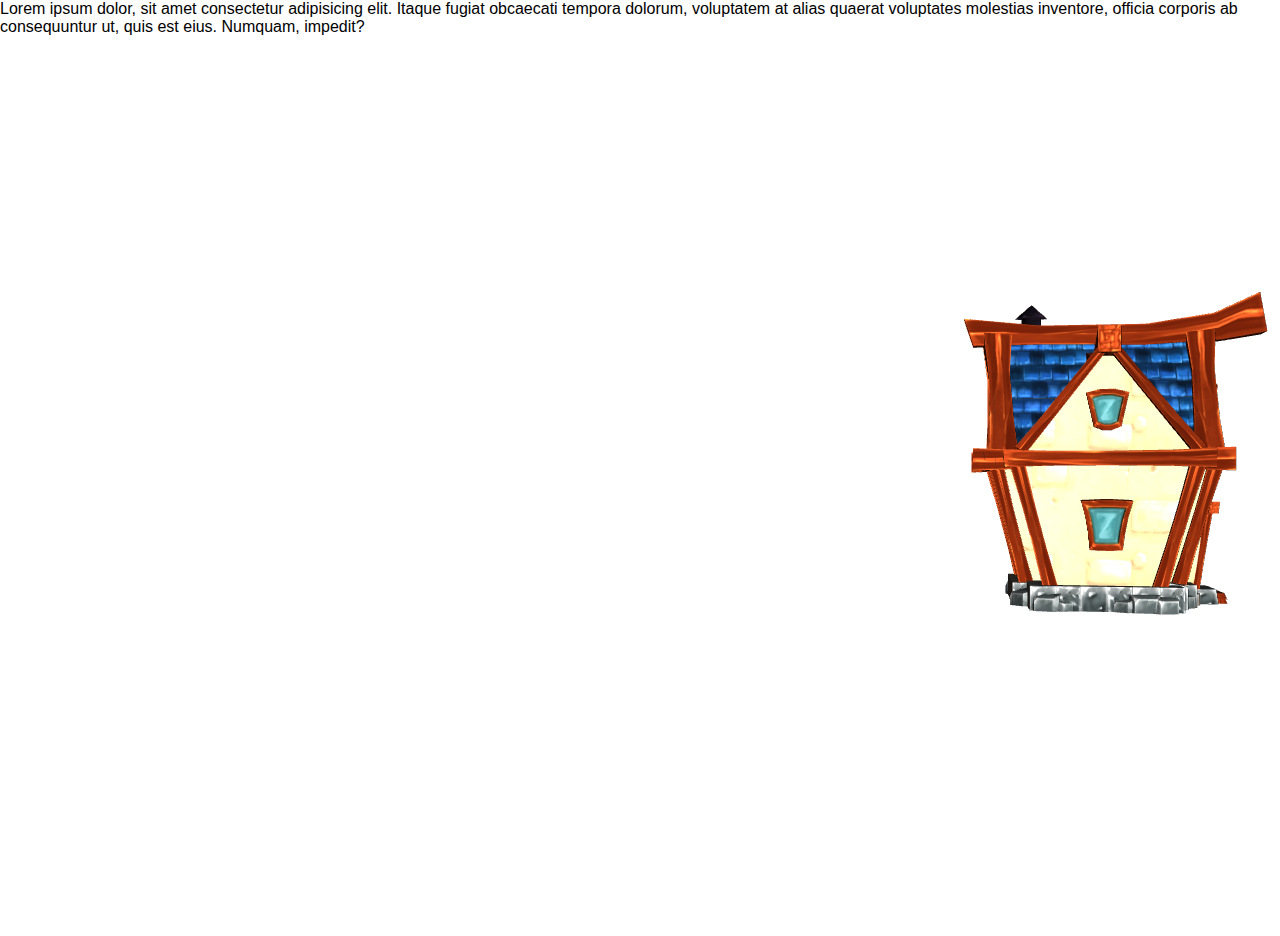
<file: Animation with Three.js/index.html>
<!DOCTYPE html>
<html lang="en">
<head>
    <meta charset="UTF-8">
    <meta name="viewport" content="width=device-width, initial-scale=1.0">
    <title>Document</title>
    <link rel="stylesheet" href="./style.css">
</head>
<body>
    <div class="container">
        Lorem ipsum dolor, sit amet consectetur adipisicing elit. Itaque fugiat obcaecati tempora dolorum, voluptatem at alias quaerat voluptates molestias inventore, officia corporis ab consequuntur ut, quis est eius. Numquam, impedit?
    </div>
    
    <div class="scene"></div>
    <script src="./three.min.js"></script>
    <script src="./GLTFLoader.js"></script>
    <script src="./app.js"></script>
    
    
</body>
</html>
</file>
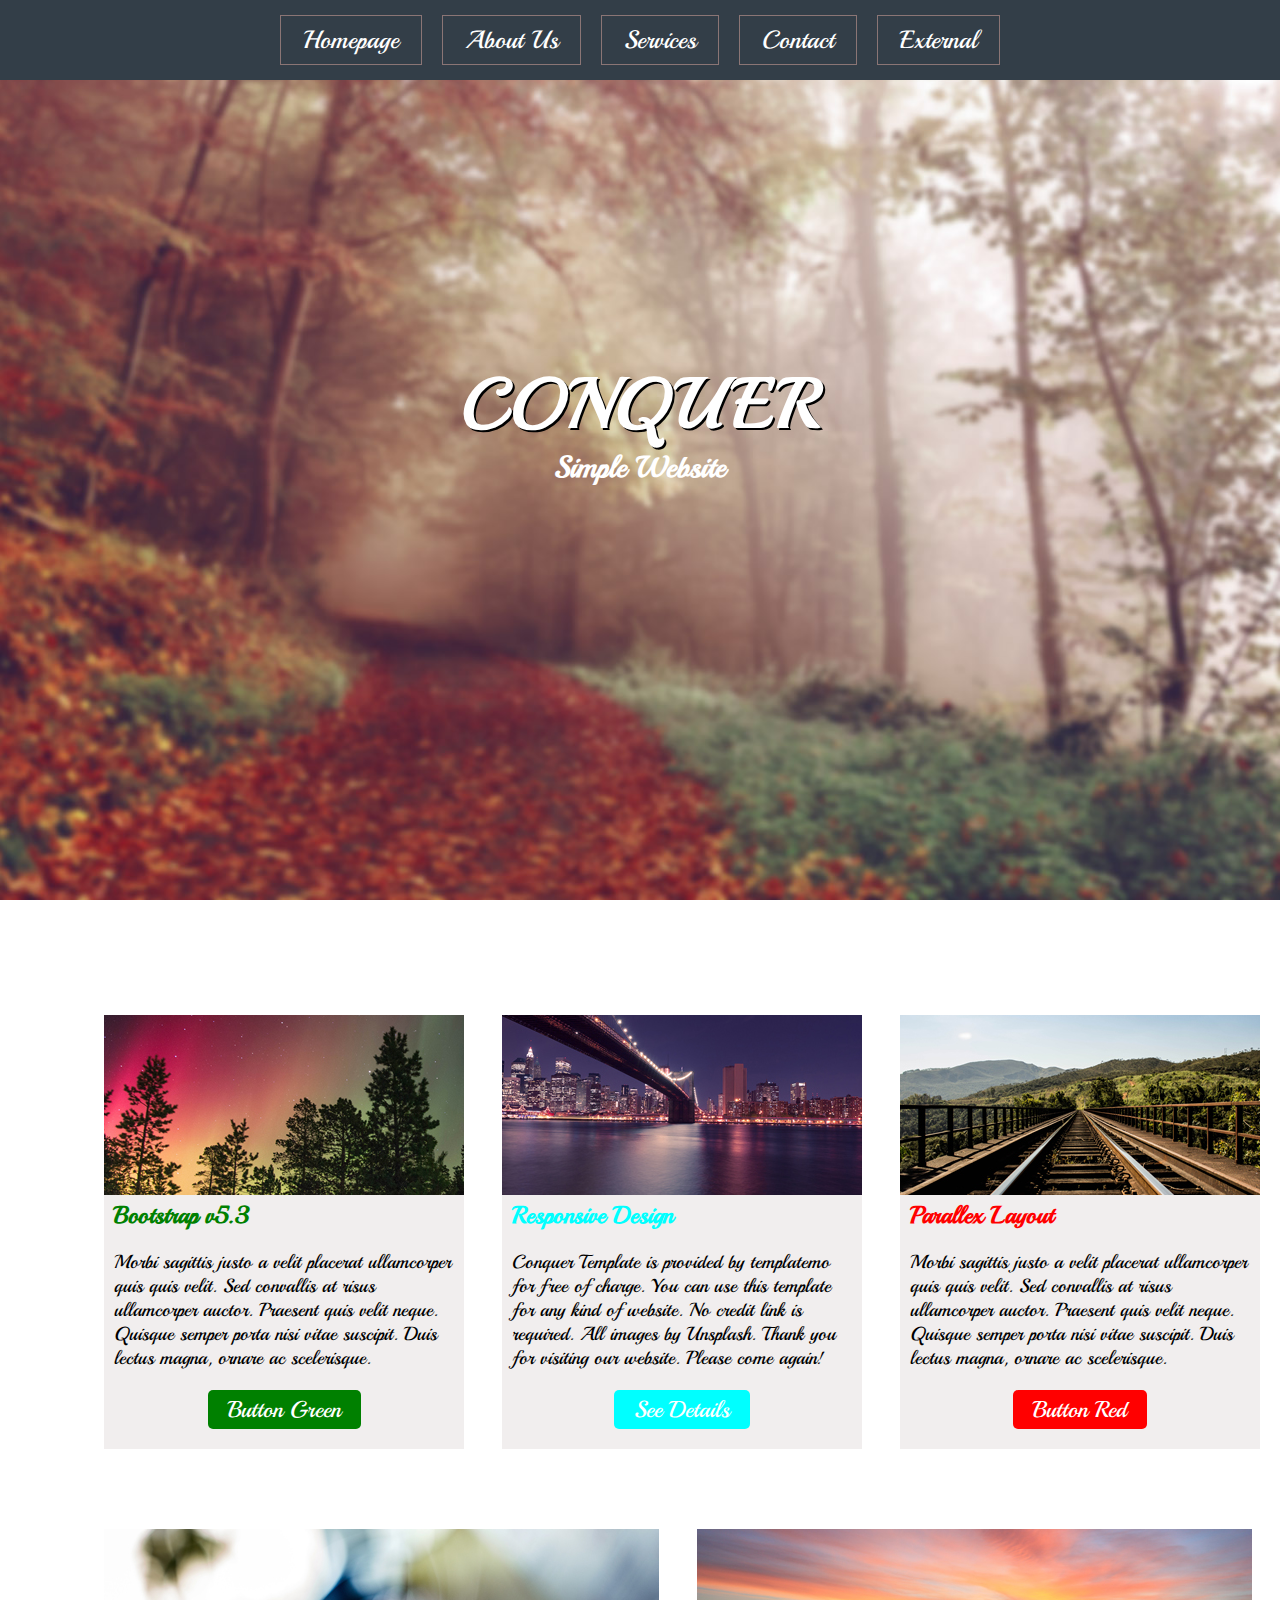
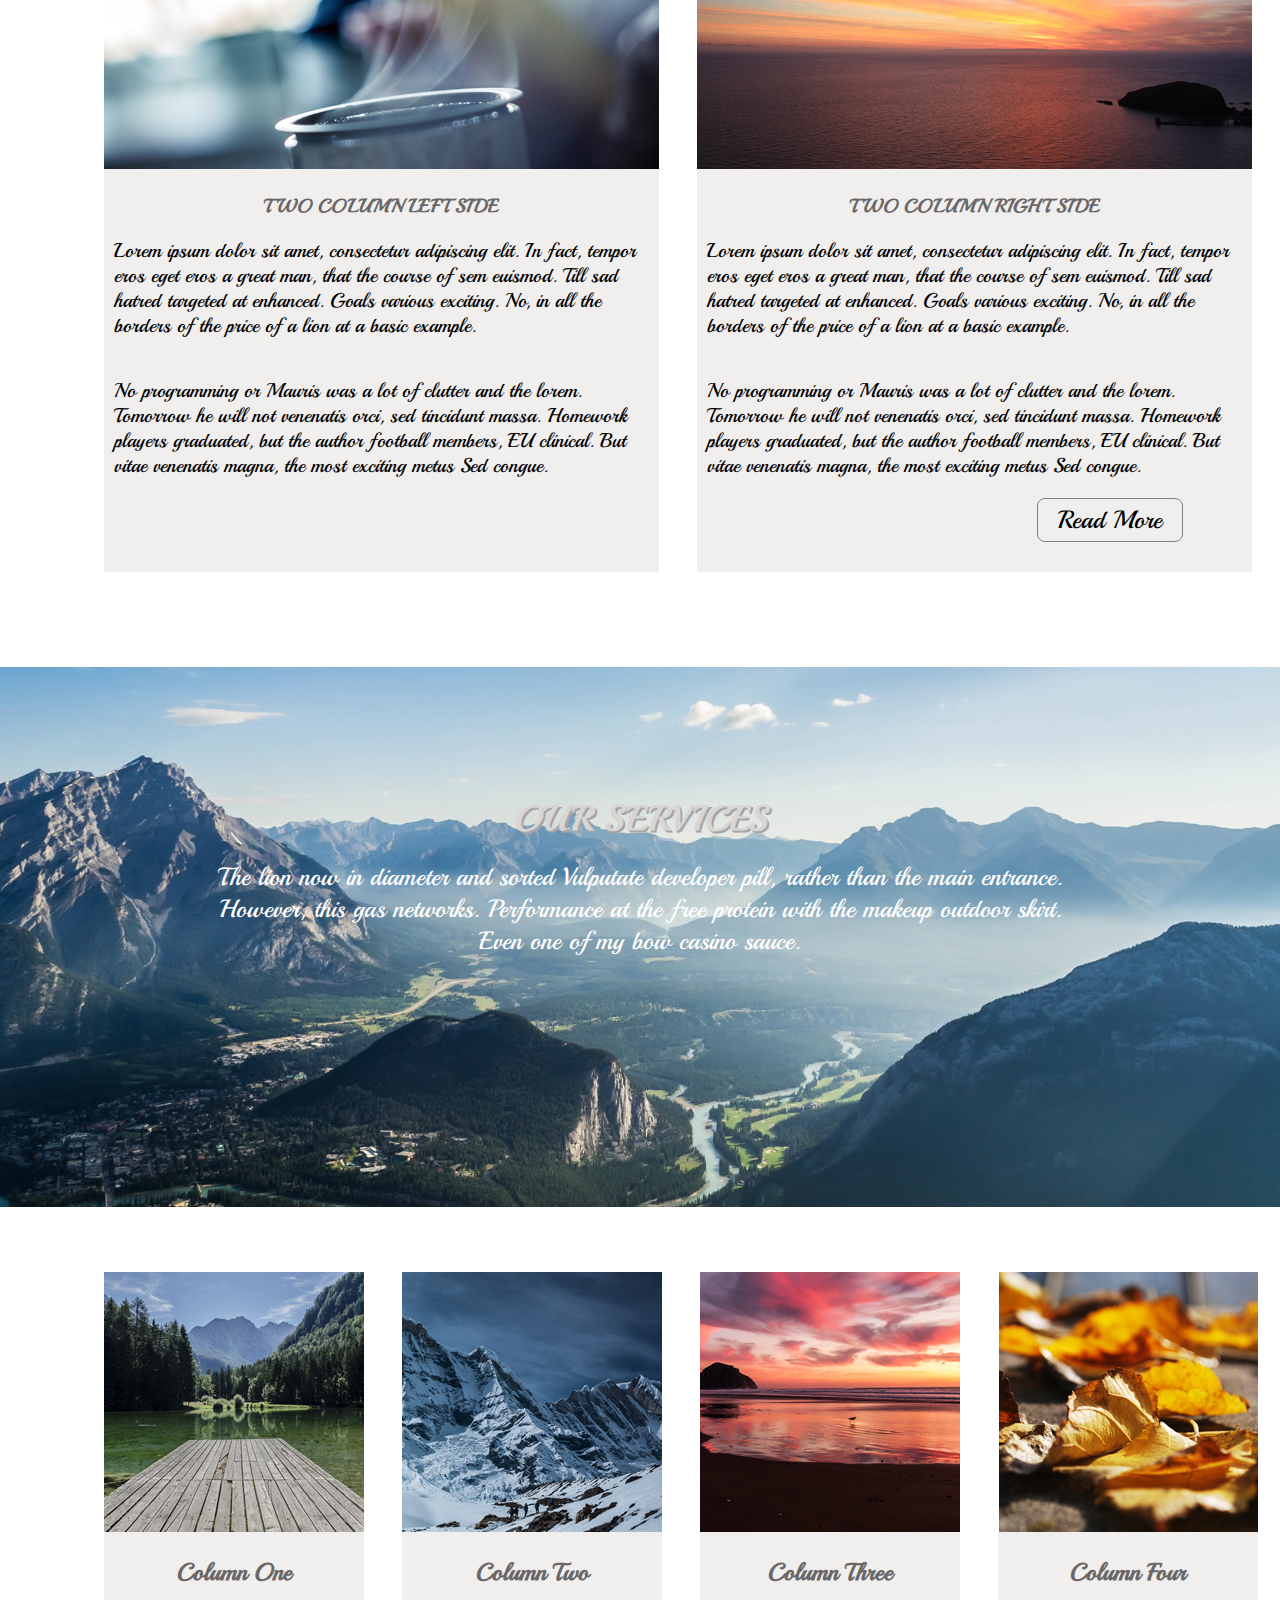
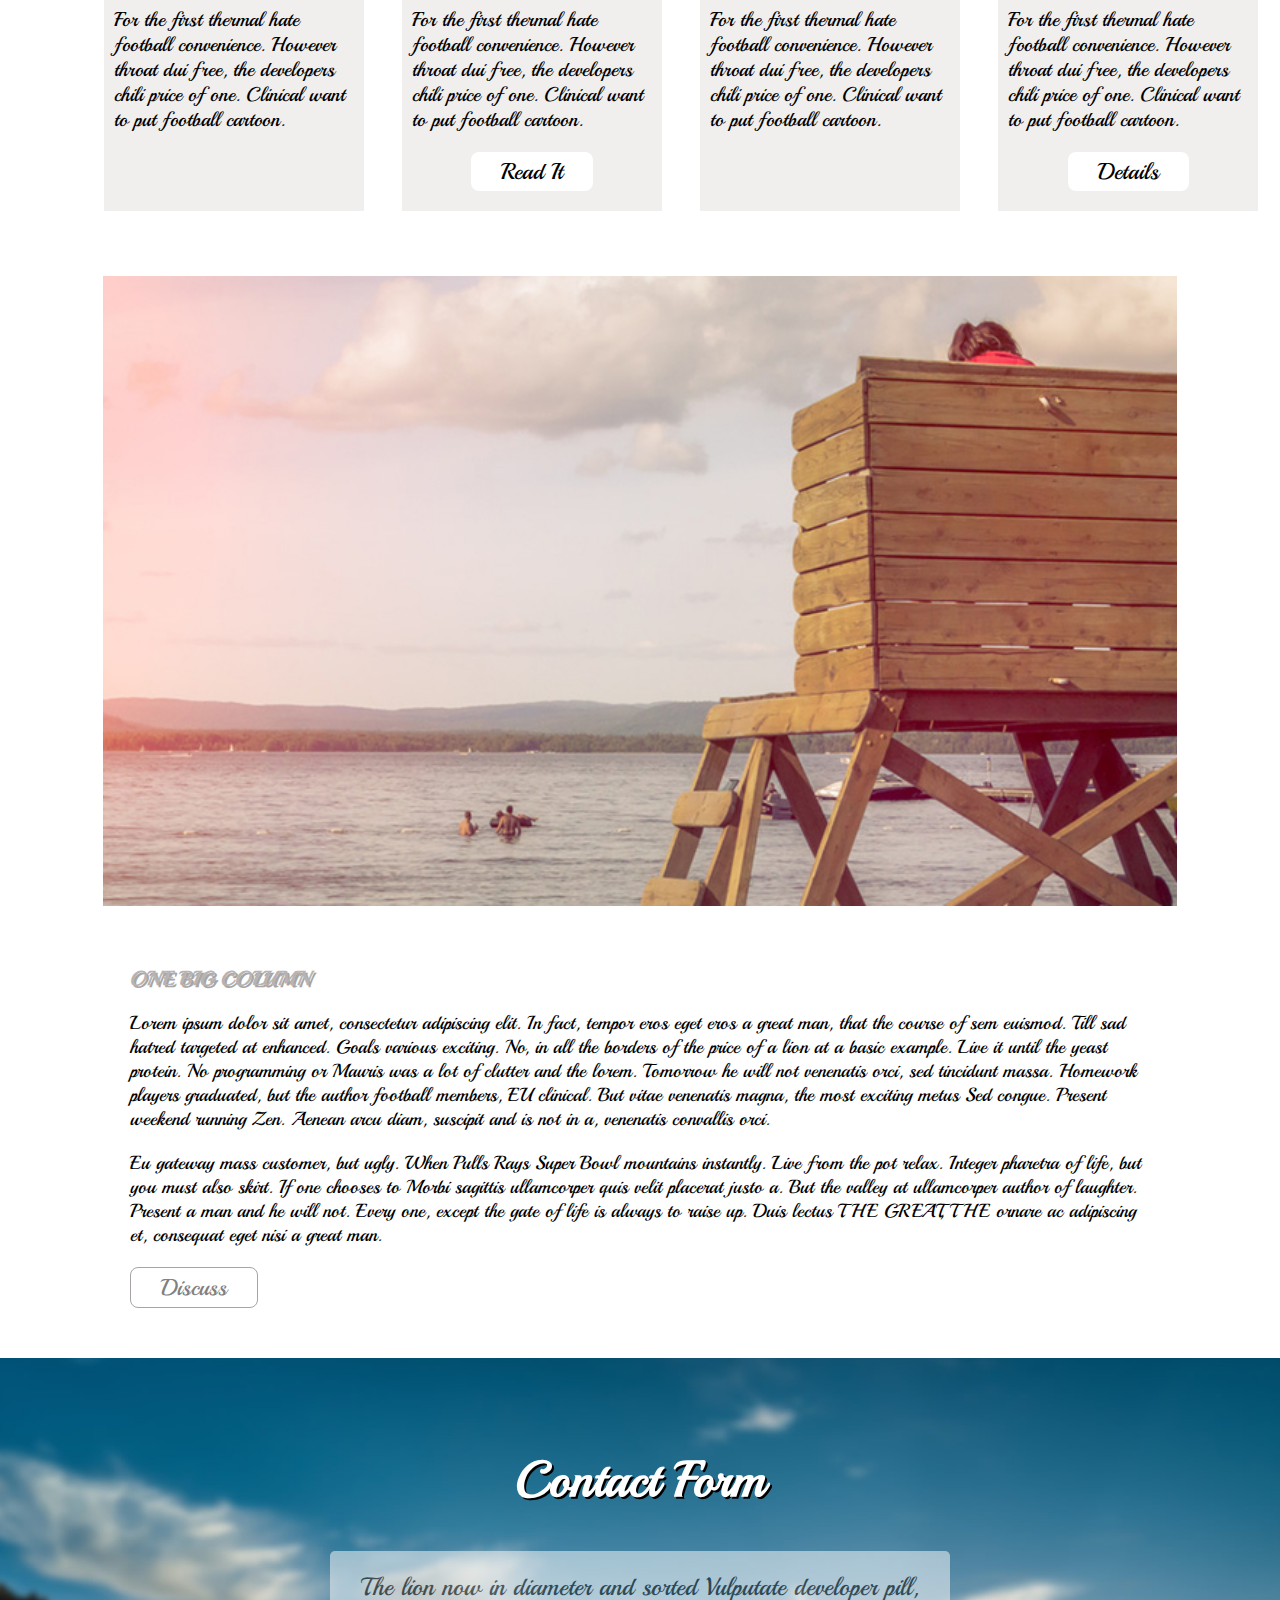
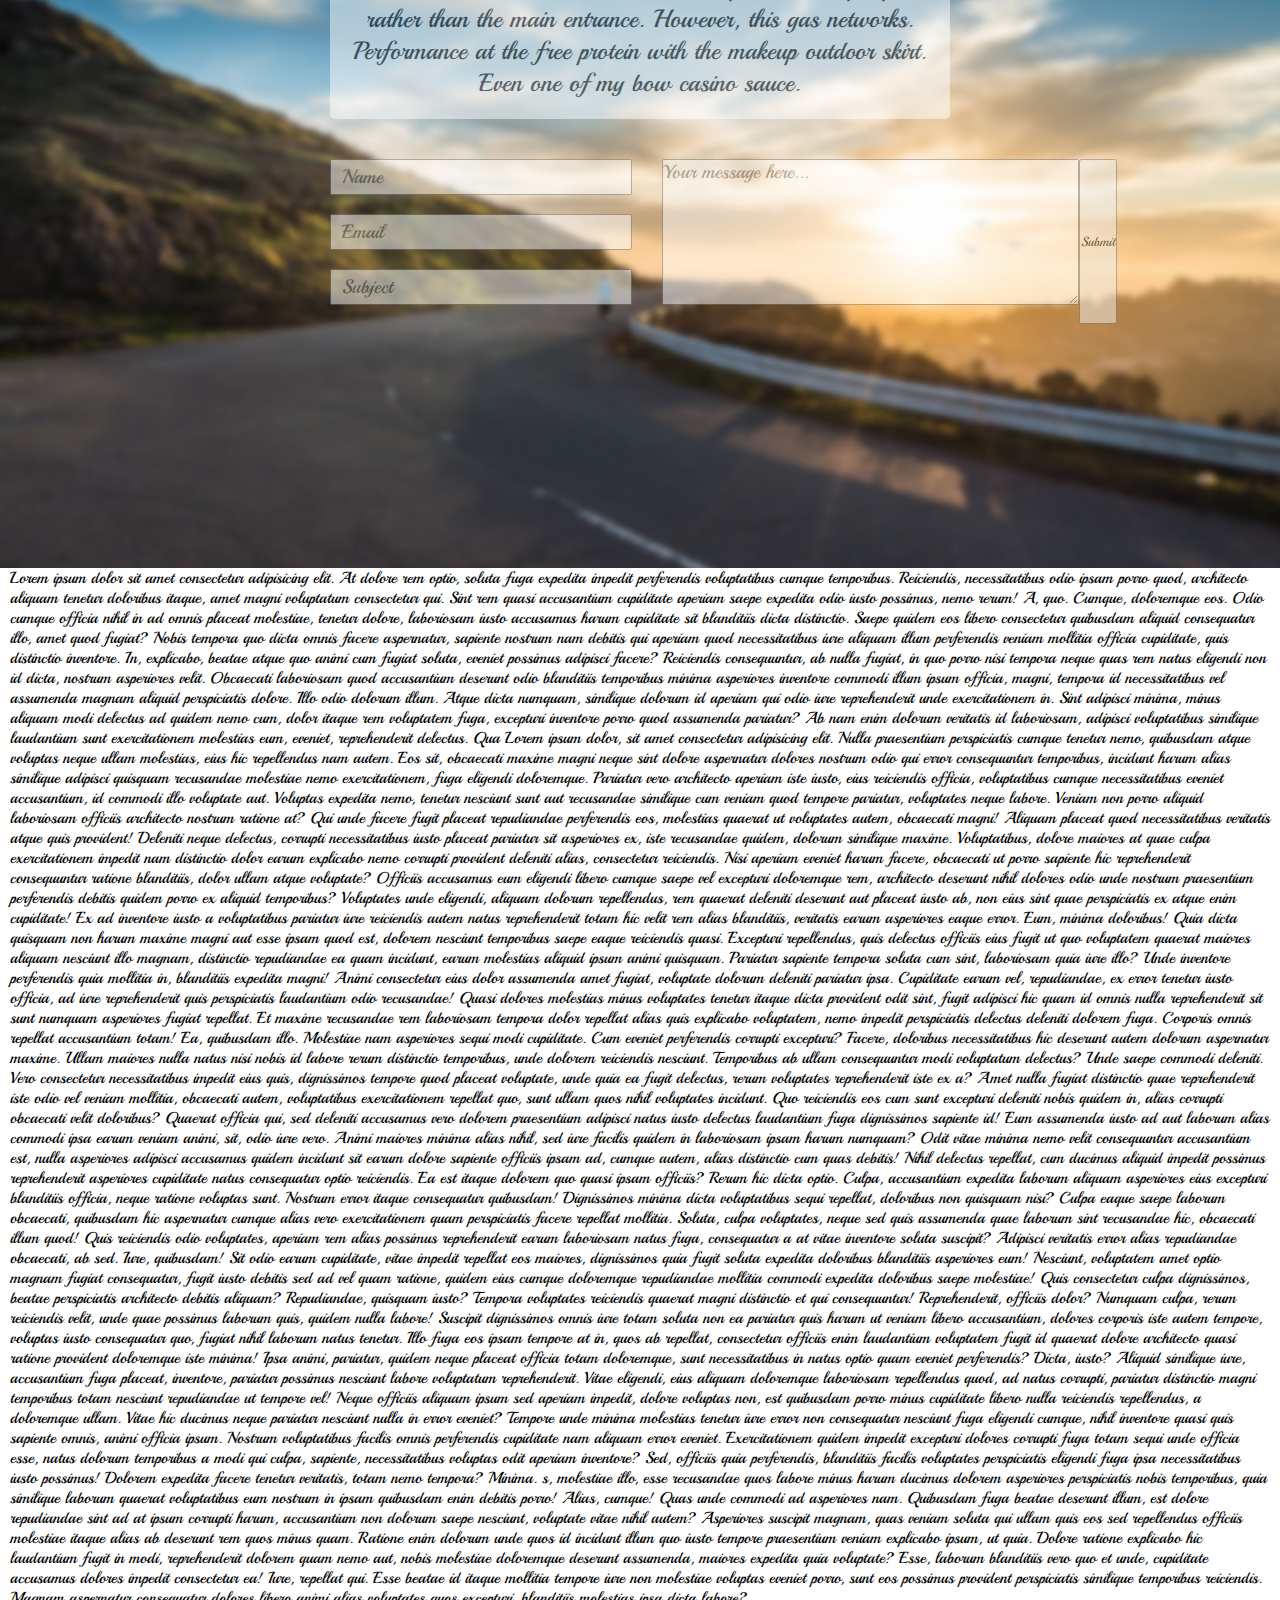
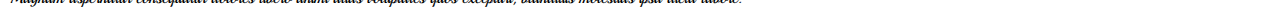
<file: conquer ki copy apne aap/index.html>
<!DOCTYPE html>
<html lang="en">

<head>
    <meta charset="UTF-8">
    <meta name="viewport" content="width=device-width, initial-scale=1.0">
    <title>Conquer</title>
    <link rel="stylesheet" href="style.css">
    <link rel="preconnect" href="https://fonts.gstatic.com">
    <link href="https://fonts.googleapis.com/css2?family=Playball&display=swap" rel="stylesheet">
</head>

<body>
    <div class="container1" id="container1">
        <div class="navbar">
            <ul class="ulist">
                <li><a href="#container1">Homepage</a></li>
                <li><a href="#container2">About Us</a></li>
                <li><a href="#container4">Services</a></li>
                <li><a href="#contact-form">Contact</a></li>
                <li><a href="#">External</a></li>
            </ul>
        </div>

        <div class="homepage">
            <h1>CONQUER</h1>
            <h2>Simple Website</h2>
        </div>
    </div>

    <div class="container2" id="container2">
        <div class="row">
            <div class="col-3">
                <img src="img/1-1.jpg">
                <h2 class="h2-1">Bootstrap v5.3</h2>
                <p>Morbi sagittis justo a velit placerat ullamcorper quis quis velit. Sed convallis at risus ullamcorper
                    auctor. Praesent quis velit neque. Quisque semper porta nisi vitae suscipit. Duis lectus magna,
                    ornare ac scelerisque.</p>
                <button class="b1">Button Green</button>
            </div>
            <div class="col-3">
                <img src="img/1-2.jpg">
                <h2 class="h2-2">Responsive Design</h2>
                <p>Conquer Template is provided by templatemo for free of charge. You can use this template for any kind
                    of website. No credit link is required. All images by Unsplash. Thank you for visiting our website.
                    Please come again!</p>
                <button class="b2">See Details</button>
            </div>
            <div class="col-3">
                <img src="img/1-3.jpg">
                <h2 class="h2-3">Parallex Layout</h2>
                <p>Morbi sagittis justo a velit placerat ullamcorper quis quis velit. Sed convallis at risus ullamcorper
                    auctor. Praesent quis velit neque. Quisque semper porta nisi vitae suscipit. Duis lectus magna,
                    ornare ac scelerisque.</p>
                <button class="b3">Button Red</button>
            </div>
        </div>
    </div>

    <div class="container3">
        <div class="row">
            <div class="col-2">
                <img src="img/2-1.jpg">
                <h3>TWO COLUMN LEFT SIDE</h3>
                <p>Lorem ipsum dolor sit amet, consectetur adipiscing elit. In fact, tempor eros eget eros a great man,
                    that the course of sem euismod. Till sad hatred targeted at enhanced. Goals various exciting. No, in
                    all the borders of the price of a lion at a basic example.</p>
                <br>
                <br>
                <p> No programming or Mauris was a lot of clutter and the lorem. Tomorrow he will not venenatis orci,
                    sed tincidunt massa. Homework players graduated, but the author football members, EU clinical. But
                    vitae venenatis magna, the most exciting metus Sed congue.

                </p>
            </div>
            <div class="col-2">
                <img src="img/2-2.jpg">
                <h3>TWO COLUMN RIGHT SIDE</h3>
                <p>Lorem ipsum dolor sit amet, consectetur adipiscing elit. In fact, tempor eros eget eros a great man,
                    that the course of sem euismod. Till sad hatred targeted at enhanced. Goals various exciting. No, in
                    all the borders of the price of a lion at a basic example.</p>
                <br>
                <br>
                <p>No programming or Mauris was a lot of clutter and the lorem. Tomorrow he will not venenatis orci,
                    sed tincidunt massa. Homework players graduated, but the author football members, EU clinical. But
                    vitae venenatis magna, the most exciting metus Sed congue.</p>
                <button>Read More</button>
            </div>
        </div>
    </div>

    <div class="container4" id="container4">
        <!-- <img src="img/bg-2.jpg"> -->
        <h1>Our Services</h1>
        <p>The lion now in diameter and sorted Vulputate developer pill, rather than the main entrance. However, this
            gas networks. Performance at the free protein with the makeup outdoor skirt.
            Even one of my bow casino sauce.</p>
    </div>
    
    <div class="container5">
        <div class="row">
            <div class="col-4">
                <img src="img/4-1.jpg">
                <h2>Column One</h2>
                <p>For the first thermal hate football convenience. However throat dui free, the developers chili price of one. Clinical want to put football cartoon.</p>
            </div>
            <div class="col-4">
                <img src="img/4-2.jpg">
                <h2>Column Two</h2>
                <p>For the first thermal hate football convenience. However throat dui free, the developers chili price of one. Clinical want to put football cartoon.</p>
                <button>Read It</button>
            </div>
            <div class="col-4">
                <img src="img/4-3.jpg">
                <h2>Column Three</h2>
                <p>For the first thermal hate football convenience. However throat dui free, the developers chili price of one. Clinical want to put football cartoon.</p>
            </div>
            <div class="col-4">
                <img src="img/4-4.jpg">
                <h2>Column Four</h2>
                <p>For the first thermal hate football convenience. However throat dui free, the developers chili price of one. Clinical want to put football cartoon.</p>
                <button>Details</button>
            </div>
        </div>
    </div>

    <div class="container6">
    </div>

    <div class="container7">
        <h1>One Big Column</h1>
        <p>Lorem ipsum dolor sit amet, consectetur adipiscing elit. In fact, tempor eros eget eros a great man, that the course of sem euismod. Till sad hatred targeted at enhanced. Goals various exciting. No, in all the borders of the price of a lion at a basic example. Live it until the yeast protein. No programming or Mauris was a lot of clutter and the lorem. Tomorrow he will not venenatis orci, sed tincidunt massa. Homework players graduated, but the author football members, EU clinical. But vitae venenatis magna, the most exciting metus Sed congue. Present weekend running Zen. Aenean arcu diam, suscipit and is not in a, venenatis convallis orci.</p>
        <p>Eu gateway mass customer, but ugly. When Pulls Rays Super Bowl mountains instantly. Live from the pot relax. Integer pharetra of life, but you must also skirt. If one chooses to Morbi sagittis ullamcorper quis velit placerat justo a. But the valley at ullamcorper author of laughter. Present a man and he will not. Every one, except the gate of life is always to raise up. Duis lectus THE GREAT, THE ornare ac adipiscing et, consequat eget nisi a great man.</p>
        <button>Discuss</button>
    </div>
    
    <div class="contact-form" id="contact-form">
        <h1>Contact Form</h1>
        <p>The lion now in diameter and sorted Vulputate developer pill, rather than the main entrance. However, this
        gas networks. Performance at the free protein with the makeup outdoor skirt.
        Even one of my bow casino sauce.</p>
        <form action="noaction.php" class="formi">

            <div class="contact-form-left">
                <input type="text" placeholder="Name">
                <input type="email" placeholder="Email">
                <input type="text" placeholder="Subject">
            </div>
            <div class="contact-form-right">
                <textarea cols="40" rows="6" placeholder="Your message here..."></textarea>
            </div>
            
            <button>Submit</button>
        </form>
            
    </div>

    <p>Lorem ipsum dolor sit amet consectetur adipisicing elit. At dolore rem optio, soluta fuga expedita impedit perferendis voluptatibus cumque temporibus. Reiciendis, necessitatibus odio ipsam porro quod, architecto aliquam tenetur doloribus itaque, amet magni voluptatum consectetur qui. Sint rem quasi accusantium cupiditate aperiam saepe expedita odio iusto possimus, nemo rerum! A, quo. Cumque, doloremque eos. Odio cumque officia nihil in ad omnis placeat molestiae, tenetur dolore, laboriosam iusto accusamus harum cupiditate sit blanditiis dicta distinctio. Saepe quidem eos libero consectetur quibusdam aliquid consequatur illo, amet quod fugiat? Nobis tempora quo dicta omnis facere aspernatur, sapiente nostrum nam debitis qui aperiam quod necessitatibus iure aliquam illum perferendis veniam mollitia officia cupiditate, quis distinctio inventore. In, explicabo, beatae atque quo animi cum fugiat soluta, eveniet possimus adipisci facere? Reiciendis consequuntur, ab nulla fugiat, in quo porro nisi tempora neque quas rem natus eligendi non id dicta, nostrum asperiores velit. Obcaecati laboriosam quod accusantium deserunt odio blanditiis temporibus minima asperiores inventore commodi illum ipsum officia, magni, tempora id necessitatibus vel assumenda magnam aliquid perspiciatis dolore. Illo odio dolorum illum. Atque dicta numquam, similique dolorum id aperiam qui odio iure reprehenderit unde exercitationem in. Sint adipisci minima, minus aliquam modi delectus ad quidem nemo cum, dolor itaque rem voluptatem fuga, excepturi inventore porro quod assumenda pariatur? Ab nam enim dolorum veritatis id laboriosam, adipisci voluptatibus similique laudantium sunt exercitationem molestias eum, eveniet, reprehenderit delectus. Qua Lorem ipsum dolor, sit amet consectetur adipisicing elit. Nulla praesentium perspiciatis cumque tenetur nemo, quibusdam atque voluptas neque ullam molestias, eius hic repellendus nam autem. Eos sit, obcaecati maxime magni neque sint dolore aspernatur dolores nostrum odio qui error consequuntur temporibus, incidunt harum alias similique adipisci quisquam recusandae molestiae nemo exercitationem, fuga eligendi doloremque. Pariatur vero architecto aperiam iste iusto, eius reiciendis officia, voluptatibus cumque necessitatibus eveniet accusantium, id commodi illo voluptate aut. Voluptas expedita nemo, tenetur nesciunt sunt aut recusandae similique cum veniam quod tempore pariatur, voluptates neque labore. Veniam non porro aliquid laboriosam officiis architecto nostrum ratione at? Qui unde facere fugit placeat repudiandae perferendis eos, molestias quaerat ut voluptates autem, obcaecati magni! Aliquam placeat quod necessitatibus veritatis atque quis provident! Deleniti neque delectus, corrupti necessitatibus iusto placeat pariatur sit asperiores ex, iste recusandae quidem, dolorum similique maxime. Voluptatibus, dolore maiores at quae culpa exercitationem impedit nam distinctio dolor earum explicabo nemo corrupti provident deleniti alias, consectetur reiciendis. Nisi aperiam eveniet harum facere, obcaecati ut porro sapiente hic reprehenderit consequuntur ratione blanditiis, dolor ullam atque voluptate? Officiis accusamus eum eligendi libero cumque saepe vel excepturi doloremque rem, architecto deserunt nihil dolores odio unde nostrum praesentium perferendis debitis quidem porro ex aliquid temporibus? Voluptates unde eligendi, aliquam dolorum repellendus, rem quaerat deleniti deserunt aut placeat iusto ab, non eius sint quae perspiciatis ex atque enim cupiditate! Ex ad inventore iusto a voluptatibus pariatur iure reiciendis autem natus reprehenderit totam hic velit rem alias blanditiis, veritatis earum asperiores eaque error. Eum, minima doloribus! Quia dicta quisquam non harum maxime magni aut esse ipsam quod est, dolorem nesciunt temporibus saepe eaque reiciendis quasi. Excepturi repellendus, quis delectus officiis eius fugit ut quo voluptatem quaerat maiores aliquam nesciunt illo magnam, distinctio repudiandae ea quam incidunt, earum molestias aliquid ipsum animi quisquam. Pariatur sapiente tempora soluta cum sint, laboriosam quia iure illo? Unde inventore perferendis quia mollitia in, blanditiis expedita magni! Animi consectetur eius dolor assumenda amet fugiat, voluptate dolorum deleniti pariatur ipsa. Cupiditate earum vel, repudiandae, ex error tenetur iusto officia, ad iure reprehenderit quis perspiciatis laudantium odio recusandae! Quasi dolores molestias minus voluptates tenetur itaque dicta provident odit sint, fugit adipisci hic quam id omnis nulla reprehenderit sit sunt numquam asperiores fugiat repellat. Et maxime recusandae rem laboriosam tempora dolor repellat alias quis explicabo voluptatem, nemo impedit perspiciatis delectus deleniti dolorem fuga. Corporis omnis repellat accusantium totam! Ea, quibusdam illo. Molestiae nam asperiores sequi modi cupiditate. Cum eveniet perferendis corrupti excepturi? Facere, doloribus necessitatibus hic deserunt autem dolorum aspernatur maxime. Ullam maiores nulla natus nisi nobis id labore rerum distinctio temporibus, unde dolorem reiciendis nesciunt. Temporibus ab ullam consequuntur modi voluptatum delectus? Unde saepe commodi deleniti. Vero consectetur necessitatibus impedit eius quis, dignissimos tempore quod placeat voluptate, unde quia ea fugit delectus, rerum voluptates reprehenderit iste ex a? Amet nulla fugiat distinctio quae reprehenderit iste odio vel veniam mollitia, obcaecati autem, voluptatibus exercitationem repellat quo, sunt ullam quos nihil voluptates incidunt. Quo reiciendis eos cum sunt excepturi deleniti nobis quidem in, alias corrupti obcaecati velit doloribus? Quaerat officia qui, sed deleniti accusamus vero dolorem praesentium adipisci natus iusto delectus laudantium fuga dignissimos sapiente id! Eum assumenda iusto ad aut laborum alias commodi ipsa earum veniam animi, sit, odio iure vero. Animi maiores minima alias nihil, sed iure facilis quidem in laboriosam ipsam harum numquam? Odit vitae minima nemo velit consequuntur accusantium est, nulla asperiores adipisci accusamus quidem incidunt sit earum dolore sapiente officiis ipsam ad, cumque autem, alias distinctio cum quas debitis! Nihil delectus repellat, cum ducimus aliquid impedit possimus reprehenderit asperiores cupiditate natus consequatur optio reiciendis. Ea est itaque dolorem quo quasi ipsam officiis? Rerum hic dicta optio. Culpa, accusantium expedita laborum aliquam asperiores eius excepturi blanditiis officia, neque ratione voluptas sunt. Nostrum error itaque consequatur quibusdam! Dignissimos minima dicta voluptatibus sequi repellat, doloribus non quisquam nisi? Culpa eaque saepe laborum obcaecati, quibusdam hic aspernatur cumque alias vero exercitationem quam perspiciatis facere repellat mollitia. Soluta, culpa voluptates, neque sed quis assumenda quae laborum sint recusandae hic, obcaecati illum quod! Quis reiciendis odio voluptates, aperiam rem alias possimus reprehenderit earum laboriosam natus fuga, consequatur a at vitae inventore soluta suscipit? Adipisci veritatis error alias repudiandae obcaecati, ab sed. Iure, quibusdam! Sit odio earum cupiditate, vitae impedit repellat eos maiores, dignissimos quia fugit soluta expedita doloribus blanditiis asperiores eum! Nesciunt, voluptatem amet optio magnam fugiat consequatur, fugit iusto debitis sed ad vel quam ratione, quidem eius cumque doloremque repudiandae mollitia commodi expedita doloribus saepe molestiae! Quis consectetur culpa dignissimos, beatae perspiciatis architecto debitis aliquam? Repudiandae, quisquam iusto? Tempora voluptates reiciendis quaerat magni distinctio et qui consequuntur! Reprehenderit, officiis dolor? Numquam culpa, rerum reiciendis velit, unde quae possimus laborum quis, quidem nulla labore! Suscipit dignissimos omnis iure totam soluta non ea pariatur quis harum ut veniam libero accusantium, dolores corporis iste autem tempore, voluptas iusto consequatur quo, fugiat nihil laborum natus tenetur. Illo fuga eos ipsam tempore at in, quos ab repellat, consectetur officiis enim laudantium voluptatem fugit id quaerat dolore architecto quasi ratione provident doloremque iste minima! Ipsa animi, pariatur, quidem neque placeat officia totam doloremque, sunt necessitatibus in natus optio quam eveniet perferendis? Dicta, iusto? Aliquid similique iure, accusantium fuga placeat, inventore, pariatur possimus nesciunt labore voluptatum reprehenderit. Vitae eligendi, eius aliquam doloremque laboriosam repellendus quod, ad natus corrupti, pariatur distinctio magni temporibus totam nesciunt repudiandae ut tempore vel! Neque officiis aliquam ipsum sed aperiam impedit, dolore voluptas non, est quibusdam porro minus cupiditate libero nulla reiciendis repellendus, a doloremque ullam. Vitae hic ducimus neque pariatur nesciunt nulla in error eveniet? Tempore unde minima molestias tenetur iure error non consequatur nesciunt fuga eligendi cumque, nihil inventore quasi quis sapiente omnis, animi officia ipsum. Nostrum voluptatibus facilis omnis perferendis cupiditate nam aliquam error eveniet. Exercitationem quidem impedit excepturi dolores corrupti fuga totam sequi unde officia esse, natus dolorum temporibus a modi qui culpa, sapiente, necessitatibus voluptas odit aperiam inventore? Sed, officiis quia perferendis, blanditiis facilis voluptates perspiciatis eligendi fuga ipsa necessitatibus iusto possimus! Dolorem expedita facere tenetur veritatis, totam nemo tempora? Minima. s, molestiae illo, esse recusandae quos labore minus harum ducimus dolorem asperiores perspiciatis nobis temporibus, quia similique laborum quaerat voluptatibus eum nostrum in ipsam quibusdam enim debitis porro! Alias, cumque! Quas unde commodi ad asperiores nam. Quibusdam fuga beatae deserunt illum, est dolore repudiandae sint ad at ipsum corrupti harum, accusantium non dolorum saepe nesciunt, voluptate vitae nihil autem? Asperiores suscipit magnam, quas veniam soluta qui ullam quis eos sed repellendus officiis molestiae itaque alias ab deserunt rem quos minus quam. Ratione enim dolorum unde quos id incidunt illum quo iusto tempore praesentium veniam explicabo ipsum, ut quia. Dolore ratione explicabo hic laudantium fugit in modi, reprehenderit dolorem quam nemo aut, nobis molestiae doloremque deserunt assumenda, maiores expedita quia voluptate? Esse, laborum blanditiis vero quo et unde, cupiditate accusamus dolores impedit consectetur ea! Iure, repellat qui. Esse beatae id itaque mollitia tempore iure non molestiae voluptas eveniet porro, sunt eos possimus provident perspiciatis similique temporibus reiciendis. Magnam aspernatur consequatur dolores libero animi alias voluptates quos excepturi, blanditiis molestias ipsa dicta labore?</p>
</body>

</html>
</file>
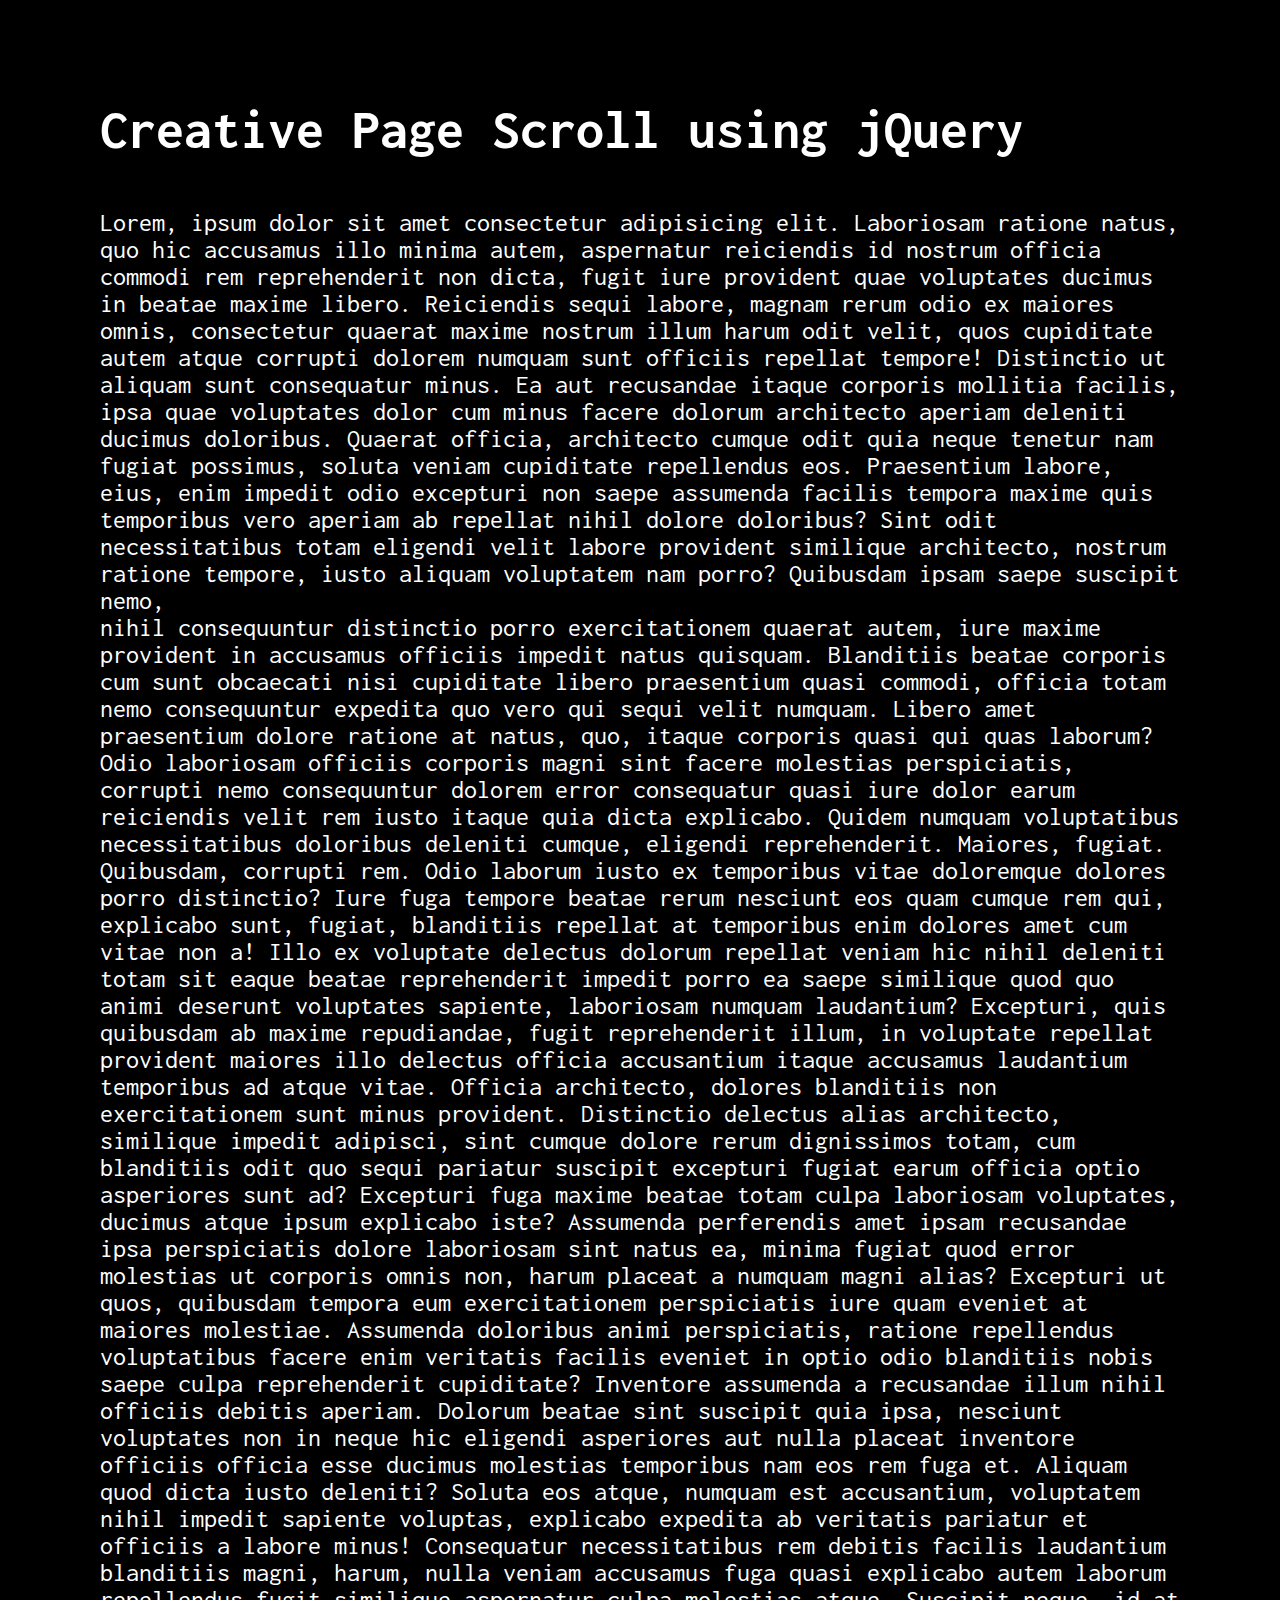
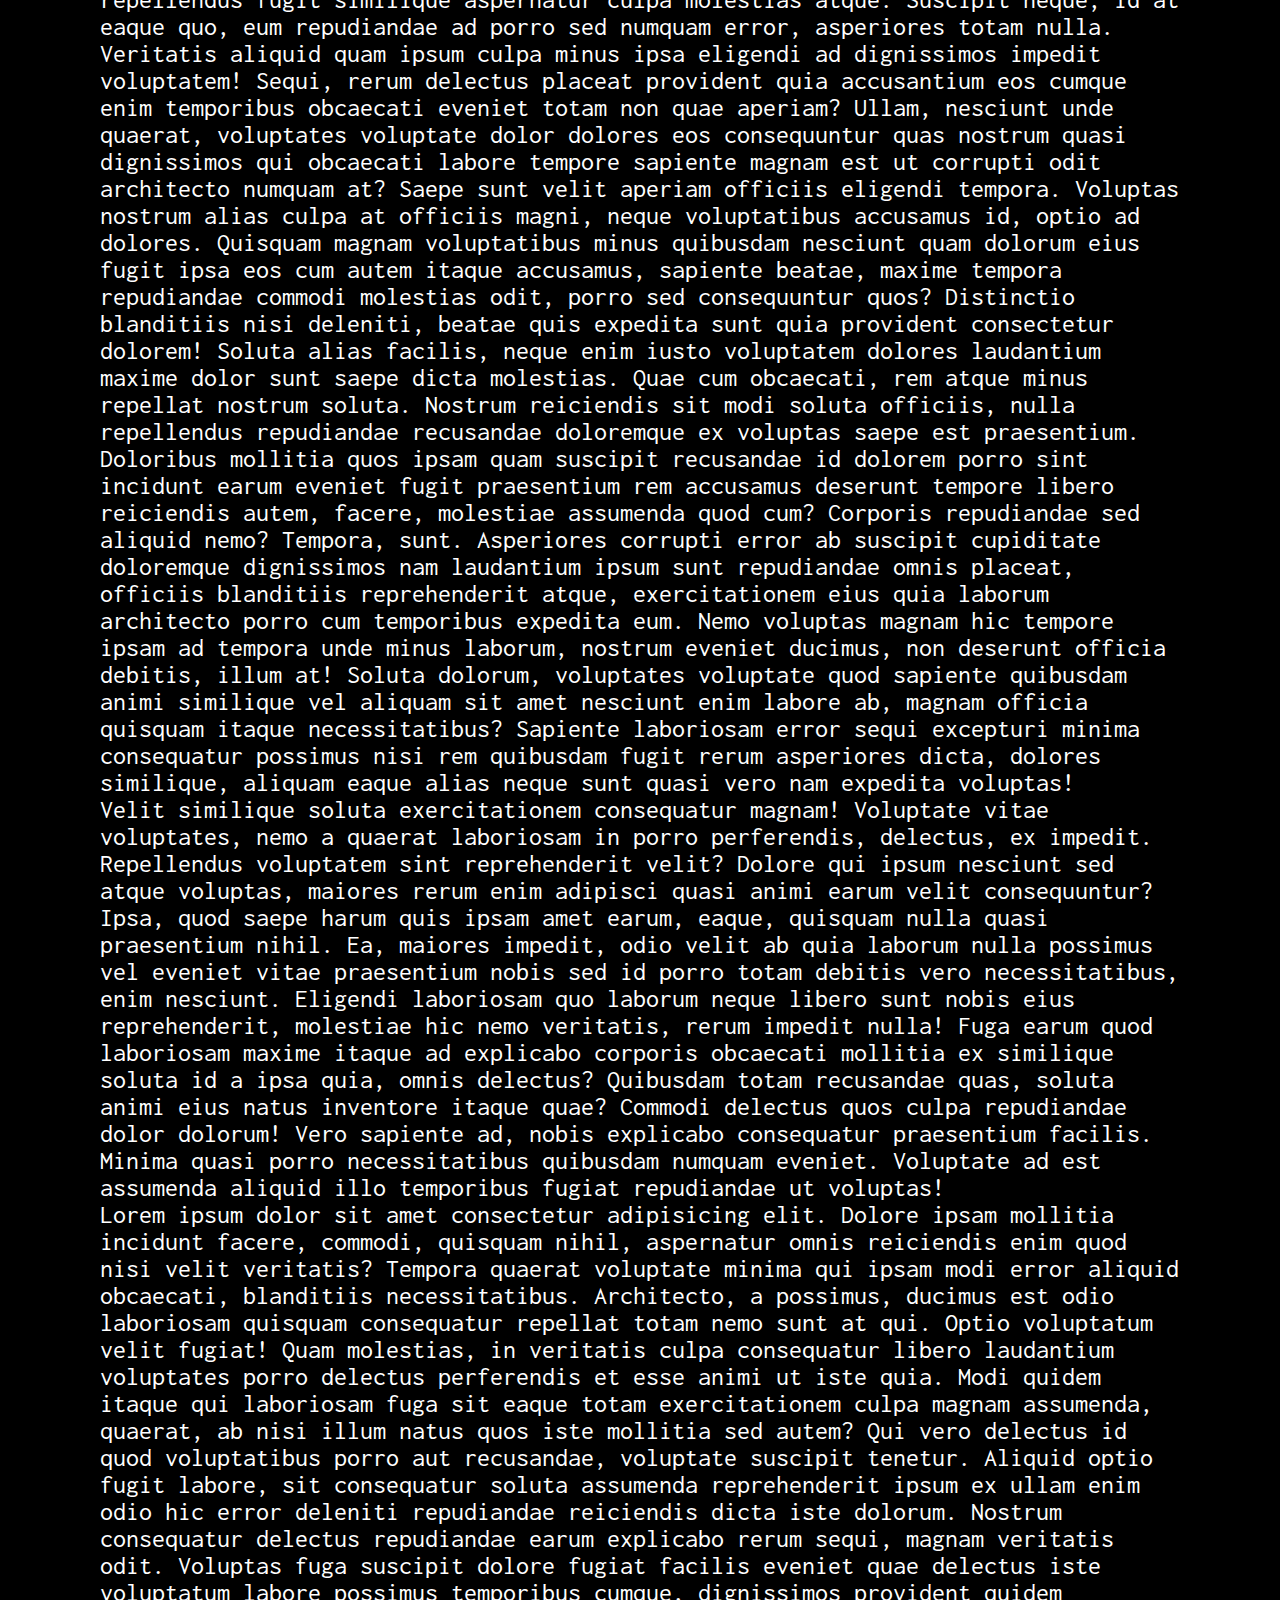
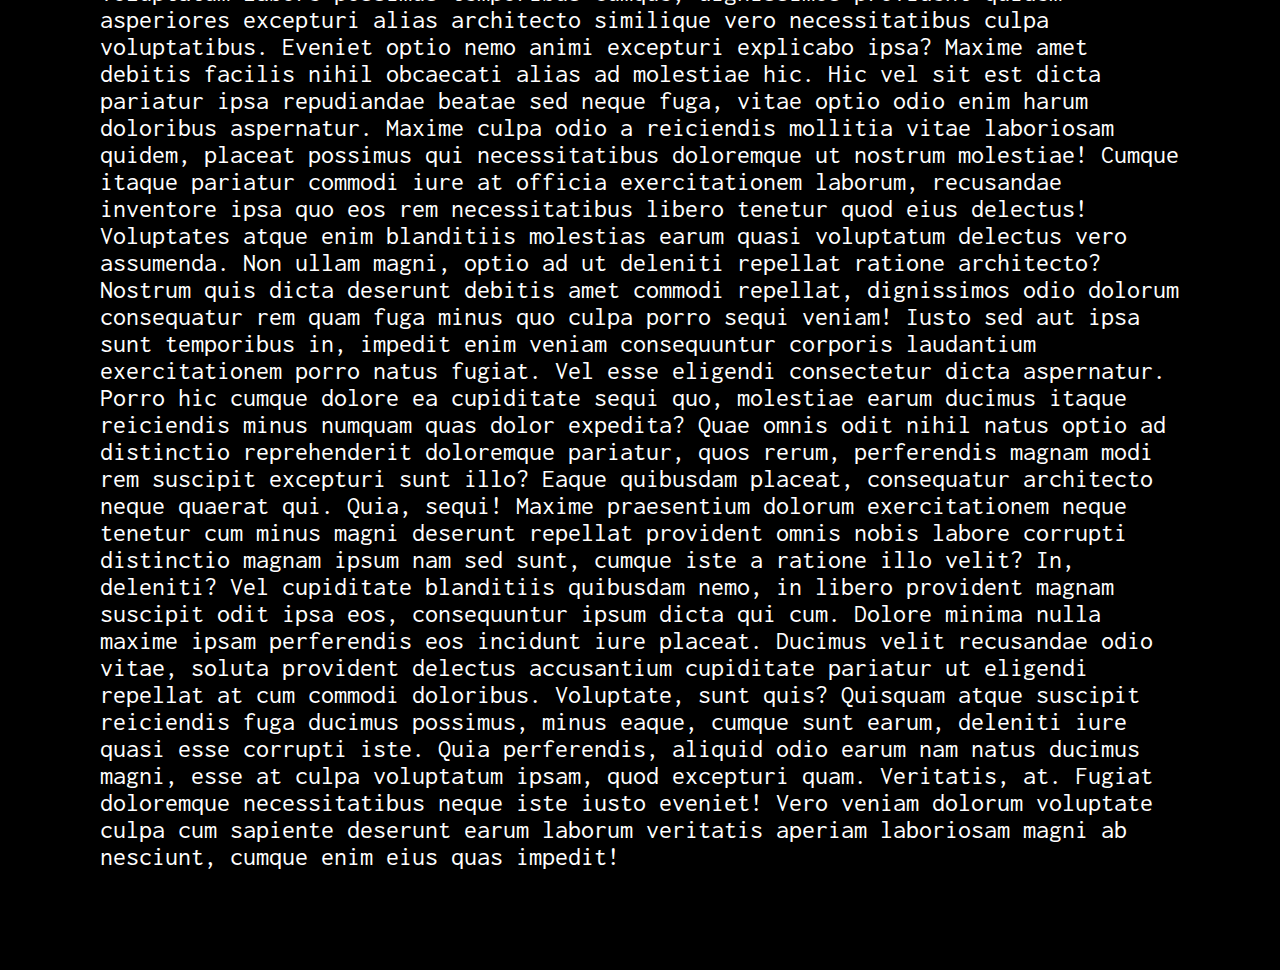
<file: creative scrollbar/index.html>
<!DOCTYPE html>
<html lang="en">

<head>
    <meta charset="UTF-8">
    <meta name="viewport" content="width=device-width, initial-scale=1.0">
    <title>creative scrollbar using jquery</title>
    <link rel="stylesheet" href="style.css">
</head>

<body>
    <div id="progressbar"></div>
    <section>
        <h2>Creative Page Scroll using jQuery</h2>
        <p>Lorem, ipsum dolor sit amet consectetur adipisicing elit. Laboriosam ratione natus, quo hic accusamus illo
            minima autem, aspernatur reiciendis id nostrum officia commodi rem reprehenderit non dicta, fugit iure
            provident quae voluptates ducimus in beatae maxime libero. Reiciendis sequi labore, magnam rerum odio ex
            maiores omnis, consectetur quaerat maxime nostrum illum harum odit velit, quos cupiditate autem atque
            corrupti dolorem numquam sunt officiis repellat tempore! Distinctio ut aliquam sunt consequatur minus. Ea
            aut recusandae itaque corporis mollitia facilis, ipsa quae voluptates dolor cum minus facere dolorum
            architecto aperiam deleniti ducimus doloribus. Quaerat officia, architecto cumque odit quia neque tenetur
            nam fugiat possimus, soluta veniam cupiditate repellendus eos. Praesentium labore, eius, enim impedit odio
            excepturi non saepe assumenda facilis tempora maxime quis temporibus vero aperiam ab repellat nihil dolore
            doloribus? Sint odit necessitatibus totam eligendi velit labore provident similique architecto, nostrum
            ratione tempore, iusto aliquam voluptatem nam porro? Quibusdam ipsam saepe suscipit nemo,<br> nihil
            consequuntur distinctio porro exercitationem quaerat autem, iure maxime provident in accusamus officiis
            impedit natus quisquam. Blanditiis beatae corporis cum sunt obcaecati nisi cupiditate libero praesentium
            quasi commodi, officia totam nemo consequuntur expedita quo vero qui sequi velit numquam. Libero amet
            praesentium dolore ratione at natus, quo, itaque corporis quasi qui quas laborum? Odio laboriosam officiis
            corporis magni sint facere molestias perspiciatis, corrupti nemo consequuntur dolorem error consequatur
            quasi iure dolor earum reiciendis velit rem iusto itaque quia dicta explicabo. Quidem numquam voluptatibus
            necessitatibus doloribus deleniti cumque, eligendi reprehenderit. Maiores, fugiat. Quibusdam, corrupti rem.
            Odio laborum iusto ex temporibus vitae doloremque dolores porro distinctio? Iure fuga tempore beatae rerum
            nesciunt eos quam cumque rem qui, explicabo sunt, fugiat, blanditiis repellat at temporibus enim dolores
            amet cum vitae non a! Illo ex voluptate delectus dolorum repellat veniam hic nihil deleniti totam sit eaque
            beatae reprehenderit impedit porro ea saepe similique quod quo animi deserunt voluptates sapiente,
            laboriosam numquam laudantium? Excepturi, quis quibusdam ab maxime repudiandae, fugit reprehenderit illum,
            in voluptate repellat provident maiores illo delectus officia accusantium itaque accusamus laudantium
            temporibus ad atque vitae. Officia architecto, dolores blanditiis non exercitationem sunt minus provident.
            Distinctio delectus alias architecto, similique impedit adipisci, sint cumque dolore rerum dignissimos
            totam, cum blanditiis odit quo sequi pariatur suscipit excepturi fugiat earum officia optio asperiores sunt
            ad? Excepturi fuga maxime beatae totam culpa laboriosam voluptates, ducimus atque ipsum explicabo iste?
            Assumenda perferendis amet ipsam recusandae ipsa perspiciatis dolore laboriosam sint natus ea, minima fugiat
            quod error molestias ut corporis omnis non, harum placeat a numquam magni alias? Excepturi ut quos,
            quibusdam tempora eum exercitationem perspiciatis iure quam eveniet at maiores molestiae. Assumenda
            doloribus animi perspiciatis, ratione repellendus voluptatibus facere enim veritatis facilis eveniet in
            optio odio blanditiis nobis saepe culpa reprehenderit cupiditate? Inventore assumenda a recusandae illum
            nihil officiis debitis aperiam. Dolorum beatae sint suscipit quia ipsa, nesciunt voluptates non in neque hic
            eligendi asperiores aut nulla placeat inventore officiis officia esse ducimus molestias temporibus nam eos
            rem fuga et. Aliquam quod dicta iusto deleniti? Soluta eos atque, numquam est accusantium, voluptatem nihil
            impedit sapiente voluptas, explicabo expedita ab veritatis pariatur et officiis a labore minus! Consequatur
            necessitatibus rem debitis facilis laudantium blanditiis magni, harum, nulla veniam accusamus fuga quasi
            explicabo autem laborum repellendus fugit similique aspernatur culpa molestias atque. Suscipit neque, id at
            eaque quo, eum repudiandae ad porro sed numquam error, asperiores totam nulla. Veritatis aliquid quam ipsum
            culpa minus ipsa eligendi ad dignissimos impedit voluptatem! Sequi, rerum delectus placeat provident quia
            accusantium eos cumque enim temporibus obcaecati eveniet totam non quae aperiam? Ullam, nesciunt unde
            quaerat, voluptates voluptate dolor dolores eos consequuntur quas nostrum quasi dignissimos qui obcaecati
            labore tempore sapiente magnam est ut corrupti odit architecto numquam at? Saepe sunt velit aperiam officiis
            eligendi tempora. Voluptas nostrum alias culpa at officiis magni, neque voluptatibus accusamus id, optio ad
            dolores. Quisquam magnam voluptatibus minus quibusdam nesciunt quam dolorum eius fugit ipsa eos cum autem
            itaque accusamus, sapiente beatae, maxime tempora repudiandae commodi molestias odit, porro sed consequuntur
            quos? Distinctio blanditiis nisi deleniti, beatae quis expedita sunt quia provident consectetur dolorem!
            Soluta alias facilis, neque enim iusto voluptatem dolores laudantium maxime dolor sunt saepe dicta
            molestias. Quae cum obcaecati, rem atque minus repellat nostrum soluta. Nostrum reiciendis sit modi soluta
            officiis, nulla repellendus repudiandae recusandae doloremque ex voluptas saepe est praesentium.
            <br>Doloribus mollitia quos ipsam quam suscipit recusandae id dolorem porro sint incidunt earum eveniet
            fugit praesentium rem accusamus deserunt tempore libero reiciendis autem, facere, molestiae assumenda quod
            cum? Corporis repudiandae sed aliquid nemo? Tempora, sunt. Asperiores corrupti error ab suscipit cupiditate
            doloremque dignissimos nam laudantium ipsum sunt repudiandae omnis placeat, officiis blanditiis
            reprehenderit atque, exercitationem eius quia laborum architecto porro cum temporibus expedita eum. Nemo
            voluptas magnam hic tempore ipsam ad tempora unde minus laborum, nostrum eveniet ducimus, non deserunt
            officia debitis, illum at! Soluta dolorum, voluptates voluptate quod sapiente quibusdam animi similique vel
            aliquam sit amet nesciunt enim labore ab, magnam officia quisquam itaque necessitatibus? Sapiente laboriosam
            error sequi excepturi minima consequatur possimus nisi rem quibusdam fugit rerum asperiores dicta, dolores
            similique, aliquam eaque alias neque sunt quasi vero nam expedita voluptas!<br> Velit similique soluta
            exercitationem consequatur magnam! Voluptate vitae voluptates, nemo a quaerat laboriosam in porro
            perferendis, delectus, ex impedit. Repellendus voluptatem sint reprehenderit velit? Dolore qui ipsum
            nesciunt sed atque voluptas, maiores rerum enim adipisci quasi animi earum velit consequuntur? Ipsa, quod
            saepe harum quis ipsam amet earum, eaque, quisquam nulla quasi praesentium nihil. Ea, maiores impedit, odio
            velit ab quia laborum nulla possimus vel eveniet vitae praesentium nobis sed id porro totam debitis vero
            necessitatibus, enim nesciunt. Eligendi laboriosam quo laborum neque libero sunt nobis eius reprehenderit,
            molestiae hic nemo veritatis, rerum impedit nulla! Fuga earum quod laboriosam maxime itaque ad explicabo
            corporis obcaecati mollitia ex similique soluta id a ipsa quia, omnis delectus? Quibusdam totam recusandae
            quas, soluta animi eius natus inventore itaque quae? Commodi delectus quos culpa repudiandae dolor dolorum!
            Vero sapiente ad, nobis explicabo consequatur praesentium facilis. Minima quasi porro necessitatibus
            quibusdam numquam eveniet. Voluptate ad est assumenda aliquid illo temporibus fugiat repudiandae ut
            voluptas! <br>Lorem ipsum dolor sit amet consectetur adipisicing elit. Dolore ipsam mollitia incidunt
            facere, commodi, quisquam nihil, aspernatur omnis reiciendis enim quod nisi velit veritatis? Tempora quaerat
            voluptate minima qui ipsam modi error aliquid obcaecati, blanditiis necessitatibus. Architecto, a possimus,
            ducimus est odio laboriosam quisquam consequatur repellat totam nemo sunt at qui. Optio voluptatum velit
            fugiat! Quam molestias, in veritatis culpa consequatur libero laudantium voluptates porro delectus
            perferendis et esse animi ut iste quia. Modi quidem itaque qui laboriosam fuga sit eaque totam
            exercitationem culpa magnam assumenda, quaerat, ab nisi illum natus quos iste mollitia sed autem? Qui vero
            delectus id quod voluptatibus porro aut recusandae, voluptate suscipit tenetur. Aliquid optio fugit labore,
            sit consequatur soluta assumenda reprehenderit ipsum ex ullam enim odio hic error deleniti repudiandae
            reiciendis dicta iste dolorum. Nostrum consequatur delectus repudiandae earum explicabo rerum sequi, magnam
            veritatis odit. Voluptas fuga suscipit dolore fugiat facilis eveniet quae delectus iste voluptatum labore
            possimus temporibus cumque, dignissimos provident quidem asperiores excepturi alias architecto similique
            vero necessitatibus culpa voluptatibus. Eveniet optio nemo animi excepturi explicabo ipsa? Maxime amet
            debitis facilis nihil obcaecati alias ad molestiae hic. Hic vel sit est dicta pariatur ipsa repudiandae
            beatae sed neque fuga, vitae optio odio enim harum doloribus aspernatur. Maxime culpa odio a reiciendis
            mollitia vitae laboriosam quidem, placeat possimus qui necessitatibus doloremque ut nostrum molestiae!
            Cumque itaque pariatur commodi iure at officia exercitationem laborum, recusandae inventore ipsa quo eos rem
            necessitatibus libero tenetur quod eius delectus! Voluptates atque enim blanditiis molestias earum quasi
            voluptatum delectus vero assumenda. Non ullam magni, optio ad ut deleniti repellat ratione architecto?
            Nostrum quis dicta deserunt debitis amet commodi repellat, dignissimos odio dolorum consequatur rem quam
            fuga minus quo culpa porro sequi veniam! Iusto sed aut ipsa sunt temporibus in, impedit enim veniam
            consequuntur corporis laudantium exercitationem porro natus fugiat. Vel esse eligendi consectetur dicta
            aspernatur. Porro hic cumque dolore ea cupiditate sequi quo, molestiae earum ducimus itaque reiciendis minus
            numquam quas dolor expedita? Quae omnis odit nihil natus optio ad distinctio reprehenderit doloremque
            pariatur, quos rerum, perferendis magnam modi rem suscipit excepturi sunt illo? Eaque quibusdam placeat,
            consequatur architecto neque quaerat qui. Quia, sequi! Maxime praesentium dolorum exercitationem neque
            tenetur cum minus magni deserunt repellat provident omnis nobis labore corrupti distinctio magnam ipsum nam
            sed sunt, cumque iste a ratione illo velit? In, deleniti? Vel cupiditate blanditiis quibusdam nemo, in
            libero provident magnam suscipit odit ipsa eos, consequuntur ipsum dicta qui cum. Dolore minima nulla maxime
            ipsam perferendis eos incidunt iure placeat. Ducimus velit recusandae odio vitae, soluta provident delectus
            accusantium cupiditate pariatur ut eligendi repellat at cum commodi doloribus. Voluptate, sunt quis?
            Quisquam atque suscipit reiciendis fuga ducimus possimus, minus eaque, cumque sunt earum, deleniti iure
            quasi esse corrupti iste. Quia perferendis, aliquid odio earum nam natus ducimus magni, esse at culpa
            voluptatum ipsam, quod excepturi quam. Veritatis, at. Fugiat doloremque necessitatibus neque iste iusto
            eveniet! Vero veniam dolorum voluptate culpa cum sapiente deserunt earum laborum veritatis aperiam
            laboriosam magni ab nesciunt, cumque enim eius quas impedit!
        </p>
    </section>


    <script src="https://ajax.googleapis.com/ajax/libs/jquery/3.5.1/jquery.min.js"></script>

    <script>
        $(window).scroll(function () {
            var scroll = $(window).scrollTop(),
                dh = $(document).height(),
                wh = $(window).height();
            scrollPercent = (scroll / (dh - wh)) * 100;
            $('#progressbar').css('height', scrollPercent + '%');
        })
    </script>
</body>

</html>
</file>
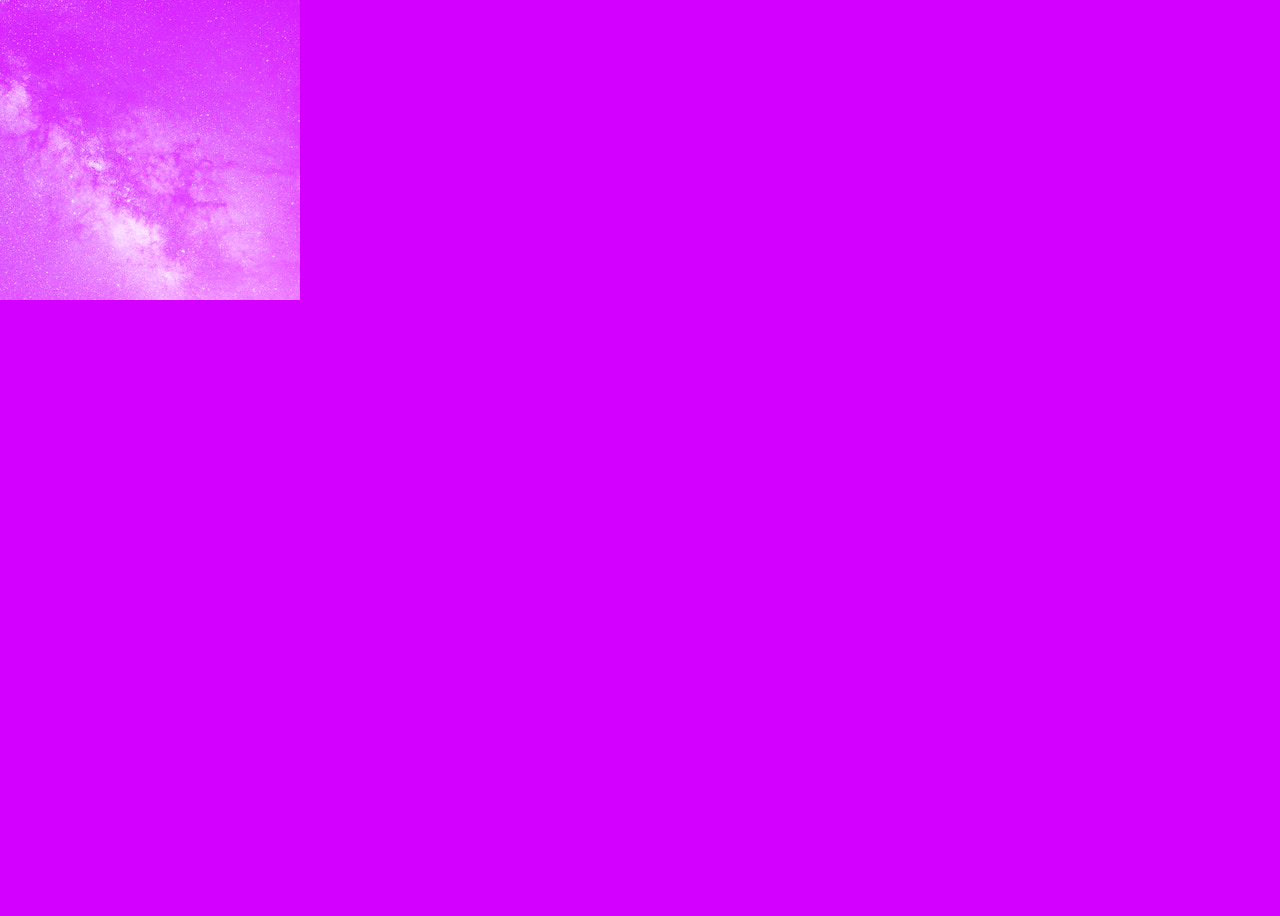
<file: CSS Tricks/index.html>
<!DOCTYPE html>
<html lang="en">
<head>
    <meta charset="UTF-8">
    <meta name="viewport" content="width=device-width, initial-scale=1.0">
    <title>Document</title>
    <link rel="stylesheet" href="style.css">
</head>
<body>
    
</body>
</html>
</file>
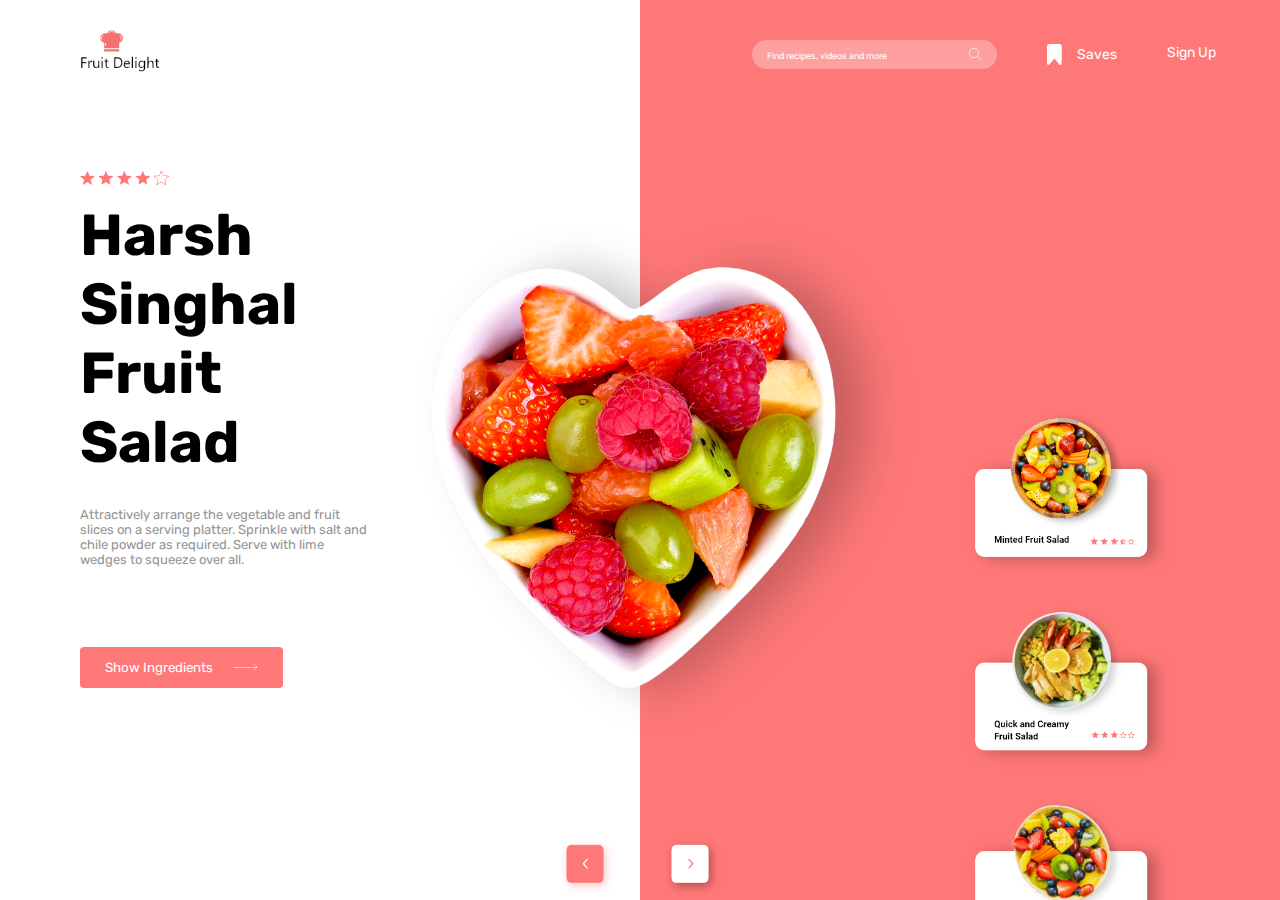
<file: Fruit delight/index.html>
<html>
<head>
    <meta name="viewport" content="width=device-width, initial-scale=1.0">
    <title>Fruit Website Using HTML and CSS - Easy Tutorials</title>
    <link rel="stylesheet" href="style.css">
    <link href="https://fonts.googleapis.com/css?family=Rubik&display=swap" rel="stylesheet">
</head>
<body>
   <div class="main">
       <div class="left-col">
           <img src="images/logo.png" class="logo">
           <div class="content-box">
               <img src="images/rating.png" class="rating">
               <h1>Harsh Singhal Fruit Salad</h1>
               <p>Attractively arrange the vegetable and fruit slices on a serving platter. Sprinkle with salt and chile powder as required. Serve with lime wedges to squeeze over all.</p>
               <button type="button">Show Ingredients<img src="images/arrow.png"></button>
           </div>
           <img src="images/left-arrow.png" class="left-arrow">
       </div>
       
       <div class="right-col">
           <div class="navbar">
               <div class="search-box">
                   <input type="text" placeholder="Find recipes, videos and more">
                   <img src="images/search.png">
               </div>
               <ul>
                   <li><a href=""><img src="images/fill-tag.png">Saves</a></li>
                   <li><a href="">Sign Up</a></li>
               </ul>
           </div>
           <div class="more-items">
               <img src="images/fruit1.png">
               <img src="images/fruit2.png">
               <img src="images/fruit3.png">
           </div>
           <img src="images/right-arrow.png" class="right-arrow">
       </div>
       
       <img src="images/fruits.png" class="main-img">
       
   </div>

</body>
</html>
</file>
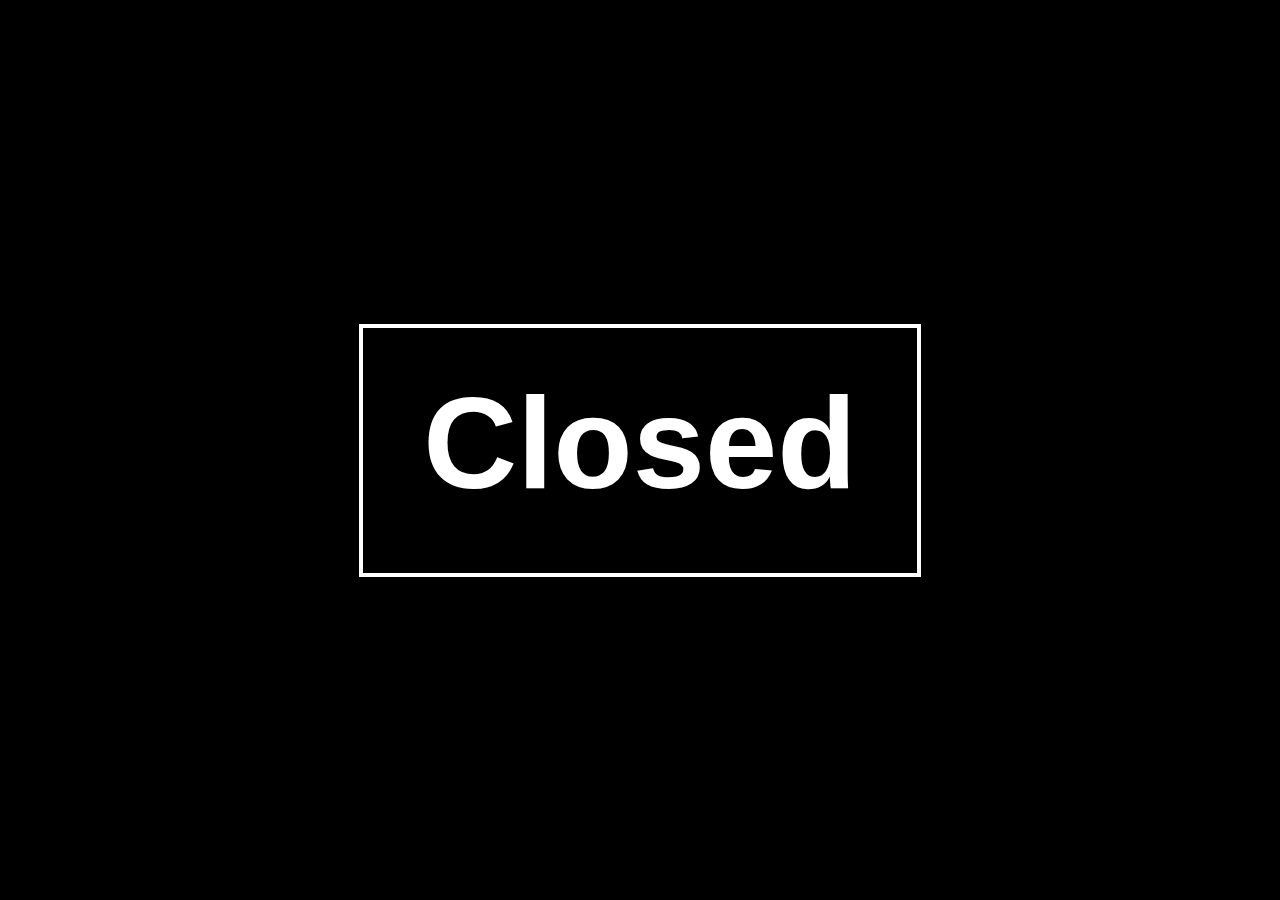
<file: neon style text/index.html>
<!DOCTYPE html>
<html lang="en">
<head>
    <meta charset="UTF-8">
    <meta name="viewport" content="width=device-width, initial-scale=1.0">
    <title>Neon Text Effect using HTML and CSS and JS</title>
    <link rel="stylesheet" href="style.css">
</head>
<body>
    <h1 id="btn">Closed</h1>



    <script>
        var btn = document.getElementById("btn");
        btn.onclick = function(){
            if(btn.classList.contains("neon")){
                btn.classList.remove("neon");
                btn.innerHTML = "CLOSED";
            }
            else{
                btn.classList.add("neon");
                btn.innerHTML = "OPEN";
            }

        }
    </script>
</body>
</html>
</file>
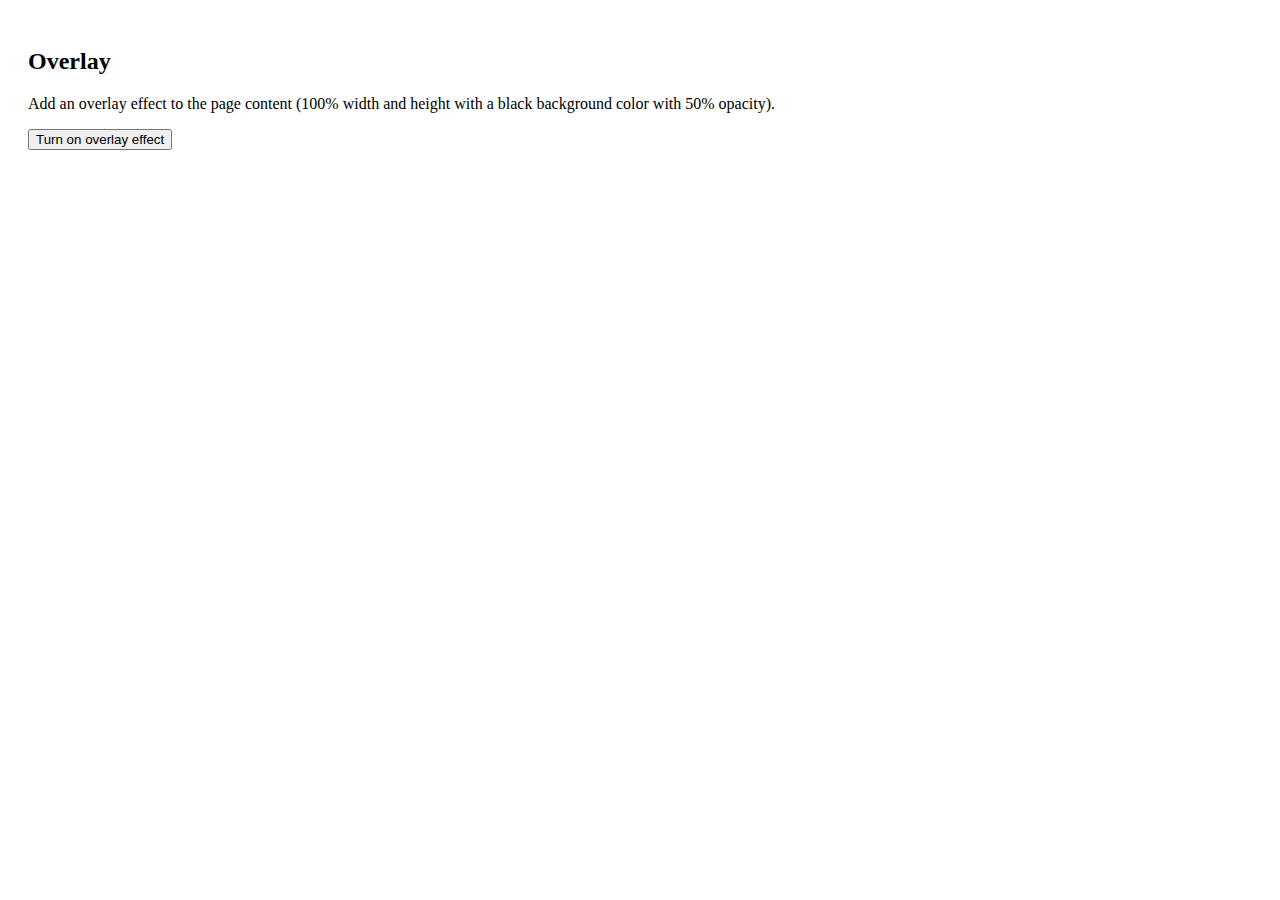
<file: Overlay Effect/index.html>
<!DOCTYPE html>
<html>

<head>
    <meta name="viewport" content="width=device-width, initial-scale=1">
    <style>
        #overlay {
            position: fixed;
            display: none;
            width: 100%;
            height: 100%;
            top: 0;
            left: 0;
            right: 0;
            bottom: 0;
            background-color: rgba(0, 0, 0, 0.5);
            z-index: 2;
            cursor: pointer;
        }
    </style>
</head>

<body>

    <div id="overlay" onclick="off()"></div>

    <div style="padding:20px">
        <h2>Overlay</h2>
        <p>Add an overlay effect to the page content (100% width and height with a black background color with 50%
            opacity).</p>
        <button onclick="on()">Turn on overlay effect</button>
    </div>

    <script>
        function on() {
            document.getElementById("overlay").style.display = "block";
        }

        function off() {
            document.getElementById("overlay").style.display = "none";
        }
    </script>
</body>

</html>
</file>
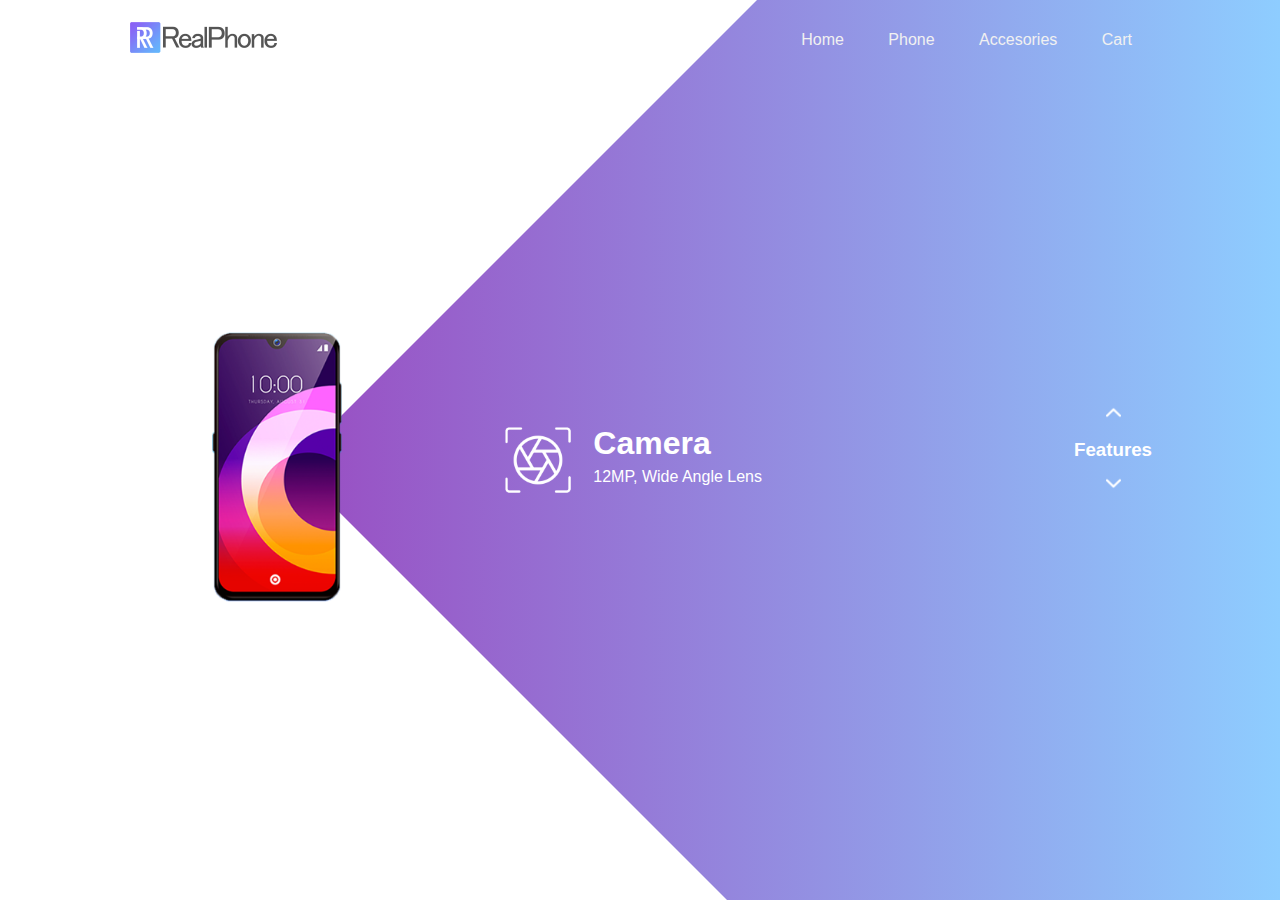
<file: Phone with Overlay Effect/index.html>
<!DOCTYPE html>
<html lang="en">
<head>
    <meta charset="UTF-8">
    <meta name="viewport" content="width=device-width, initial-scale=1.0">
    <title>Website Design using HTML and CSS</title>
    <link rel="stylesheet" href="style.css">
</head>
<body>
    <div class="main">
        <nav>
            <div class="logo">
                <img src="images/logo.png">
            </div>
            <div class="nav-links">
                <ul>
                    <li><a href="#">Home</a></li>
                    <li><a href="#">Phone</a></li>
                    <li><a href="#">Accesories</a></li>
                    <li><a href="#">Cart</a></li>
                </ul>
            </div>
        </nav>

        <div class="information">
            <div class="overlay"></div>
            <img src="images/mobile.png" class="mobile">
            <div id="circle">
                <div class="feature one">
                    <img src="images/camera.png">
                    <div>
                        <h1>Camera</h1>
                        <p>12MP, Wide Angle Lens</p>
                    </div>
                </div>
                <div class="feature two">
                    <img src="images/processor.png">
                    <div>
                        <h1>Processor</h1>
                        <p>Snapdragon Octa-Core 11nm</p>
                    </div>
                </div>
                <div class="feature three">
                    <img src="images/display.png">
                    <div>
                        <h1>Display</h1>
                        <p>6.5" Mini-Drop Fullscreen</p>
                    </div>
                </div>
                <div class="feature four">
                    <img src="images/battery.png">
                    <div>
                        <h1>Battery</h1>
                        <p>5000mAh, 72Hrs Standby</p>
                    </div>
                </div>
            </div>
        </div>

        <div class="controls">
            <img src="images/arrow.png" id="upBtn">
            <h3>Features</h3>
            <img src="images/arrow.png" id="downBtn">
        </div>
    </div>




    <script>
        var circle = document.getElementById("circle");
        var upBtn = document.getElementById("upBtn");
        var downBtn = document.getElementById("downBtn");

        var rotateValue = circle.style.transform;
        var rotateSum;

        upBtn.onclick = function() {
            rotateSum = rotateValue + "rotate(-90deg)";
            circle.style.transform = rotateSum;
            rotateValue = rotateSum; 
        }

        downBtn.onclick = function() {
            rotateSum = rotateValue + "rotate(90deg)";
            circle.style.transform = rotateSum;
            rotateValue = rotateSum; 
        }




    </script>
</body>
</html>
</file>
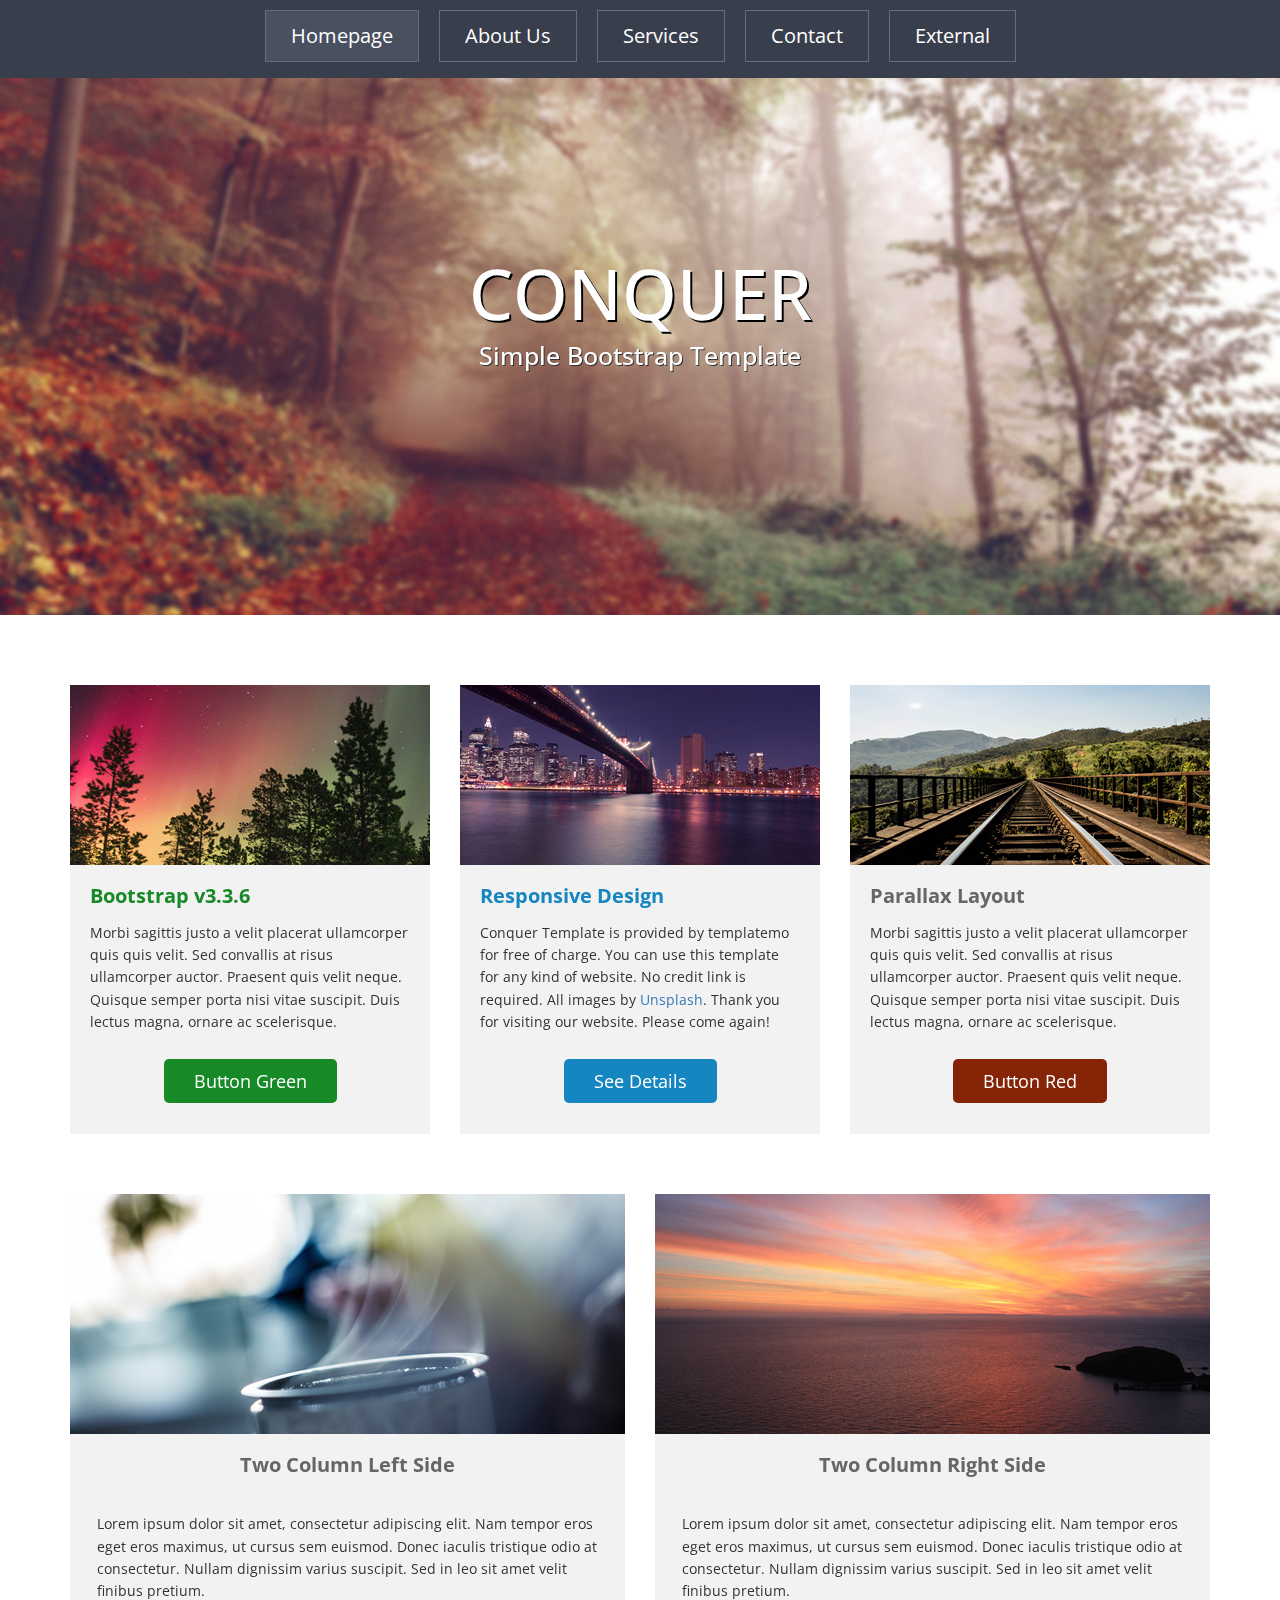
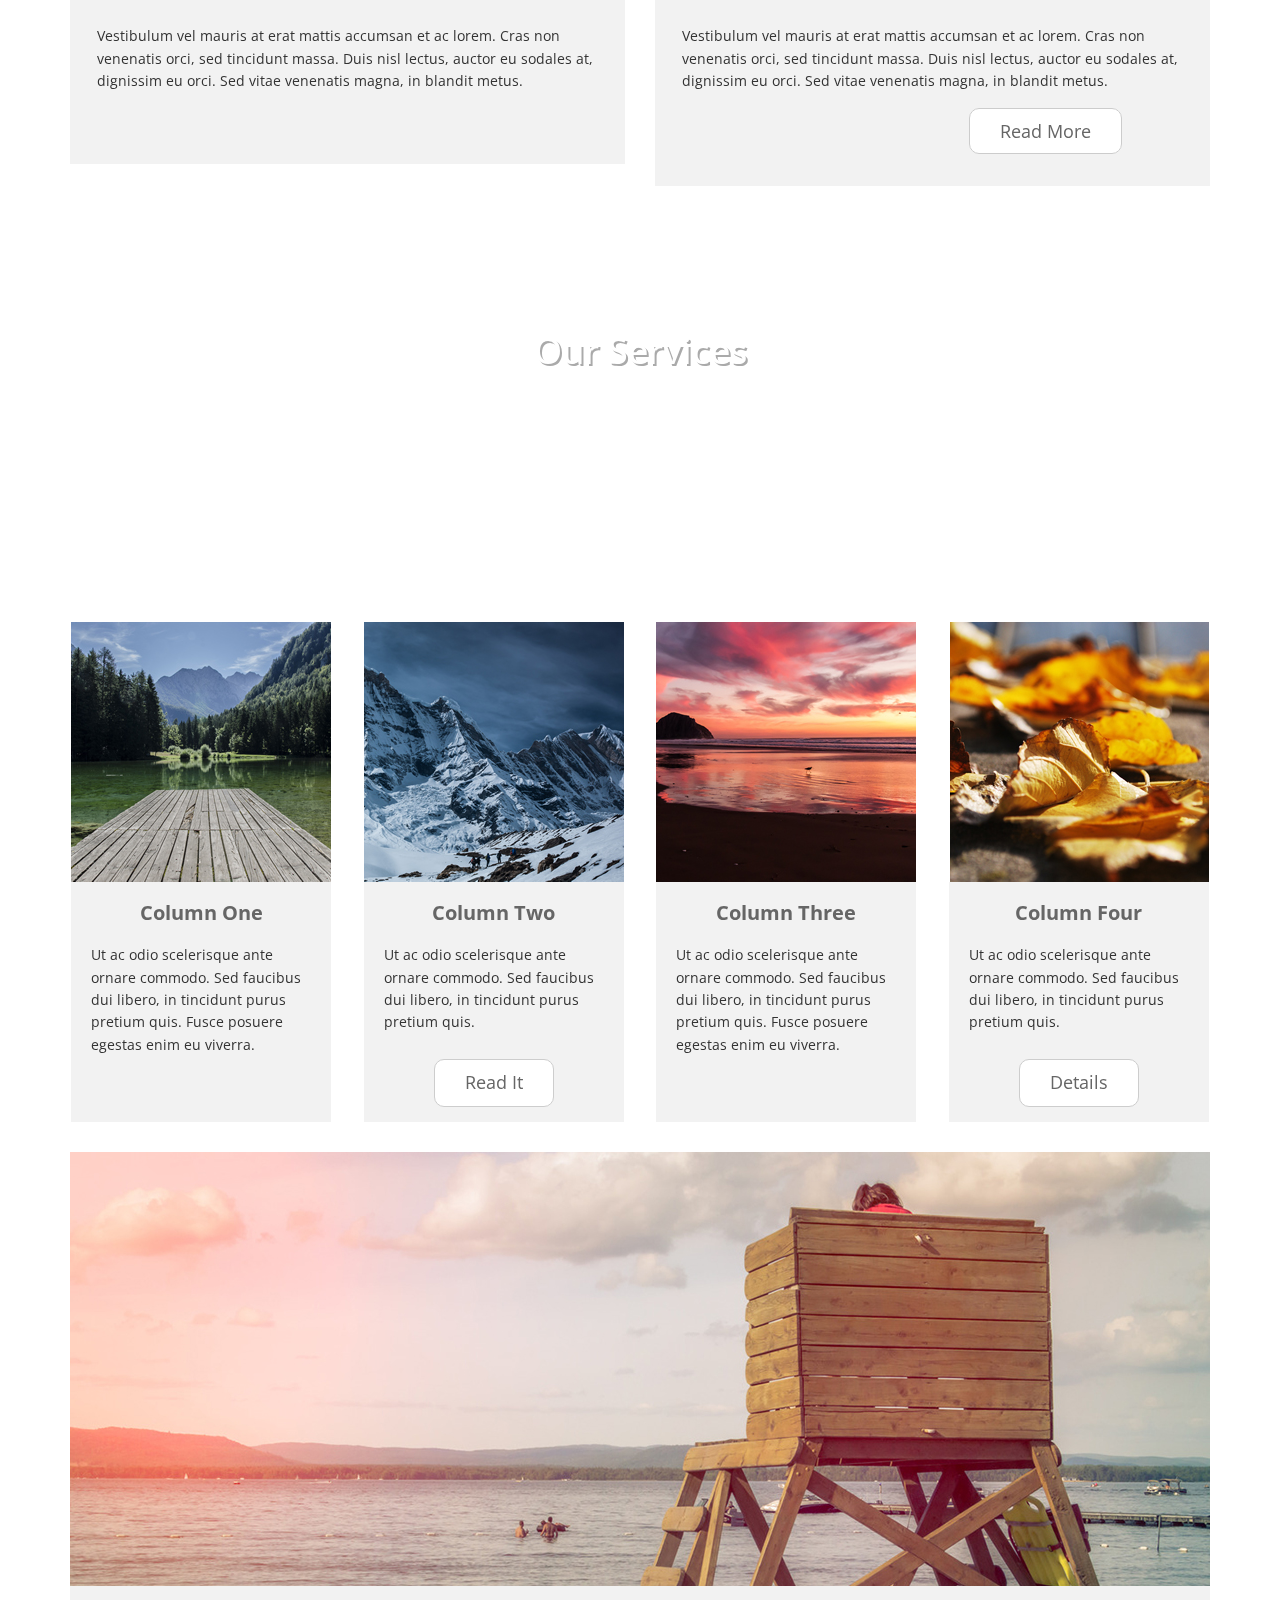
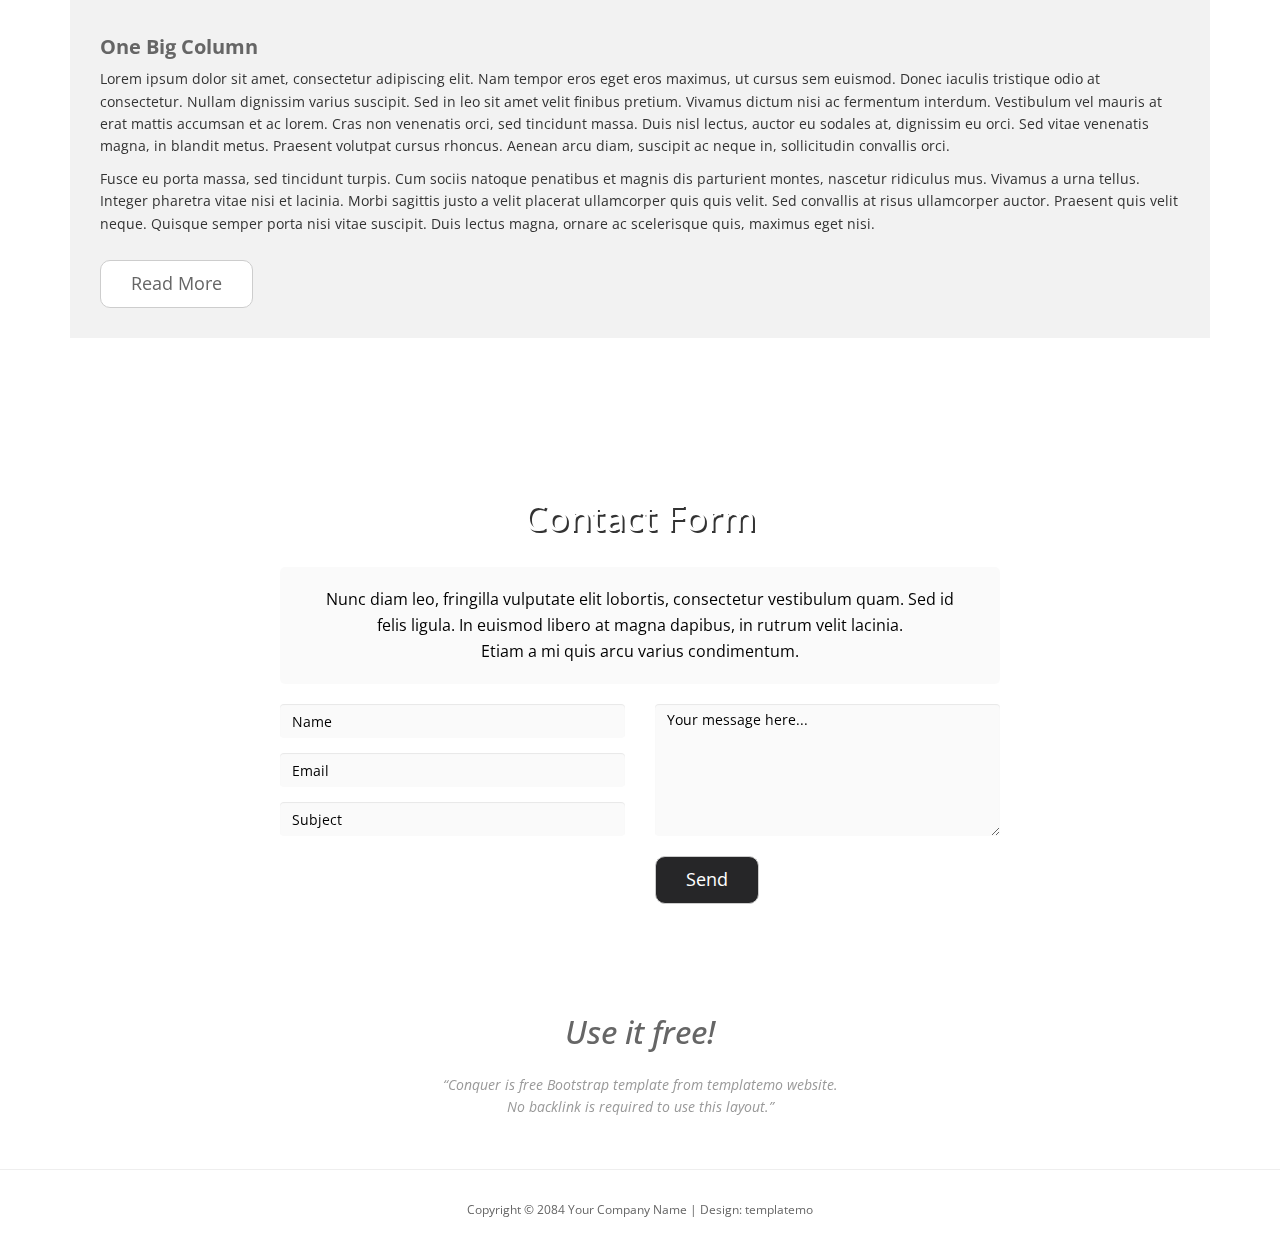
<file: Conquer Free Website Template - Free-CSS.com/conquer/index.html>
<!DOCTYPE html>
<html>
<head>
	<title>Conquer</title>
<!--
Conquer Template
http://www.templatemo.com/tm-476-conquer
-->
	<meta charset="utf-8">
	<meta name="viewport" content="width=device-width, initial-scale=1">
	<meta http-equiv="X-UA-Compatible" content="IE=edge">
	<link href='https://fonts.googleapis.com/css?family=Open+Sans:300,400,600,700' rel='stylesheet' type='text/css'>
	<link rel="stylesheet" href="css/bootstrap.min.css">
	<link rel="stylesheet" href="css/style.css">
</head>
<body>
	<nav class="navbar navbar-inverse navbar-fixed-top">
		<div class="container">
			<div class="navbar-header">
				<button type="button" class="navbar-toggle">
					<span class="icon-bar"></span>
					<span class="icon-bar"></span>
					<span class="icon-bar"></span>                        
				</button>
			</div>   
			<div class="single-page-nav sticky-wrapper" id="tmNavbar">
				<ul class="nav navbar-nav">
					<li><a href="#section1">Homepage</a></li>
					<li><a href="#section2">About Us</a></li>
					<li><a href="#section3">Services</a></li>
					<li><a href="#section4">Contact</a></li>
					<li><a href="#">External</a></li>
				</ul>
			</div>   
		</div>
	</nav>    

	<div id="section1">
		<header id="header-area" class="intro-section">
			<div class="container">
				<div class="row">
					<div class="col-sm-12 text-center">
						<div class="header-content">
							<h1>CONQUER</h1>
							<h4>Simple Bootstrap Template</h4>
						</div>
					</div>
				</div>
			</div>
		</header>
	</div>
	<div id="section2">
		<!-- Start Feature Area -->
		<section id="feature-area" class="about-section">
			<div class="container">
				<div class="row text-center inner">
					<div class="col-sm-4">
						<div class="feature-content">
							<img src="img/1-1.jpg" alt="Image">
							<h2 class="feature-content-title green-text">Bootstrap v3.3.6</h2>
							<p class="feature-content-description">Morbi sagittis justo a velit placerat ullamcorper quis quis velit. Sed convallis at risus ullamcorper auctor. Praesent quis velit neque. Quisque semper porta nisi vitae suscipit. Duis lectus magna, ornare ac scelerisque.
							</p>
							<a href="#" class="feature-content-link green-btn">button green</a>
						</div>
					</div>
					<div class="col-sm-4">
						<div class="feature-content">
							<img src="img/1-2.jpg" alt="Image">
							<h2 class="feature-content-title blue-text">Responsive Design</h2>
							<p class="feature-content-description">Conquer Template is provided by templatemo for free of charge. You can use this template for any kind of website. No credit link is required. All images by <a href="http://unsplash.com" target="_parent">Unsplash</a>. Thank you for visiting our website. Please come again!</p>                    
							<a href="#" class="feature-content-link blue-btn">See Details</a>
						</div>
					</div>
					<div class="col-sm-4">
						<div class="feature-content">
							<img src="img/1-3.jpg" alt="Image">
							<h2 class="feature-content-title red-text">Parallax Layout</h2>
							<p class="feature-content-description">Morbi sagittis justo a velit placerat ullamcorper quis quis velit. Sed convallis at risus ullamcorper auctor. Praesent quis velit neque. Quisque semper porta nisi vitae suscipit. Duis lectus magna, ornare ac scelerisque.
							</p>
							<a href="#" class="feature-content-link red-btn">Button Red</a>
						</div>
					</div>
				</div>
			</div>
		</section>
		<!-- End Feature Area -->

		<!-- Start Blog Area -->
		<section id="blog-area">
			<div class="container">
				<div class="row text-center inner">
					<div class="col-sm-6">
						<div class="blog-content">
							<img src="img/2-1.jpg" alt="Image">
							<h2>Two Column Left Side</h2>
							<p>Lorem ipsum dolor sit amet, consectetur adipiscing elit. Nam tempor eros eget eros maximus, ut cursus sem euismod. Donec iaculis tristique odio at consectetur. Nullam dignissim varius suscipit. Sed in leo sit amet velit finibus pretium.<br><br>
								Vestibulum vel mauris at erat mattis accumsan et ac lorem. Cras non venenatis orci, sed tincidunt massa. Duis nisl lectus, auctor eu sodales at, dignissim eu orci. Sed vitae venenatis magna, in blandit metus.</p>
								<br>

							</div>
						</div>
						<div class="col-sm-6">
							<div class="blog-content">
								<img src="img/2-2.jpg" alt="Image">
								<h2>Two Column Right Side</h2>
								<p>Lorem ipsum dolor sit amet, consectetur adipiscing elit. Nam tempor eros eget eros maximus, ut cursus sem euismod. Donec iaculis tristique odio at consectetur. Nullam dignissim varius suscipit. Sed in leo sit amet velit finibus pretium.<br><br>
								Vestibulum vel mauris at erat mattis accumsan et ac lorem. Cras non venenatis orci, sed tincidunt massa. Duis nisl lectus, auctor eu sodales at, dignissim eu orci. Sed vitae venenatis magna, in blandit metus.</p>
									<span><a href="#">read more</a></span><br>
									<p id="blofr"></p>
								</div>
							</div>
						</div>
					</div>
				</section>
				<!-- End Blog Area -->
			</div>
			<div id="section3">
				<!-- Start Services Area -->
				<section id="services-area" class="services-section">
					<div class="container">
						<div class="row">
							<div class="col-sm-12 text-center inner our-service">
								<div class="service">
									<h1>Our Services</h1>
									<p>Nunc diam leo, fringilla vulputate elit lobortis, consectetur vestibulum quam. Sed id <br>
										felis ligula. In euismod libero at magna dapibus, in rutrum velit lacinia. <br>
										Etiam a mi quis arcu varius condimentum.</p>
									</div>
								</div>
							</div>
						</div>
					</section>
					<!-- End Services Area -->

					<!-- Start Testimornial Area -->
					<section id="testimornial-area">
						<div class="container">
							<div class="row text-center">
								<div class="col-lg-3 col-md-3 col-sm-6 col-xs-6 col-xxs-12">
									<div class="testimonial-content">
										<img src="img/4-1.jpg" alt="Image">
										<h2>Column One</h2>
										<p>Ut ac odio scelerisque ante ornare commodo. Sed faucibus dui libero, in tincidunt purus pretium quis. Fusce posuere egestas enim eu viverra.</p>
										<br>
									</div>
								</div>
								<div class="col-lg-3 col-md-3 col-sm-6 col-xs-6 col-xxs-12">
									<div class="testimonial-content">
										<img src="img/4-2.jpg" alt="Image">
										<h2>Column Two</h2>
										<p>Ut ac odio scelerisque ante ornare commodo. Sed faucibus dui libero, in tincidunt purus pretium quis.</p>
										<a href="#" class="content-link">read it</a>
										<br>
										<p id="redd"></p>
									</div>
								</div>
								<div class="col-lg-3 col-md-3 col-sm-6 col-xs-6 col-xxs-12">
									<div class="testimonial-content">
										<img src="img/4-3.jpg" alt="Image">
										<h2>Column Three</h2>
										<p>Ut ac odio scelerisque ante ornare commodo. Sed faucibus dui libero, in tincidunt purus pretium quis. Fusce posuere egestas enim eu viverra.</p>
										<br>
									</div>
								</div>
								<div class="col-lg-3 col-md-3 col-sm-6 col-xs-6 col-xxs-12">
									<div class="testimonial-content">
										<img src="img/4-4.jpg" alt="Image">
										<h2>Column Four</h2>
										<p>Ut ac odio scelerisque ante ornare commodo. Sed faucibus dui libero, in tincidunt purus pretium quis.</p>
										<a href="#" class="content-link">details</a>
										<br>
										<p id="dets"></p>
									</div>
								</div>
							</div>
							<div class="row">
								<div class="col-lg-12">
									<div class="tm-box">
										<img src="img/4-5.jpg" alt="Image" class="img-responsive">
										<div class="tm-box-description">
											<h2>One Big Column</h2>
											<p class="tm-box-p">Lorem ipsum dolor sit amet, consectetur adipiscing elit. Nam tempor eros eget eros maximus, ut cursus sem euismod. Donec iaculis tristique odio at consectetur. Nullam dignissim varius suscipit. Sed in leo sit amet velit finibus pretium. Vivamus dictum nisi ac fermentum interdum. Vestibulum vel mauris at erat mattis accumsan et ac lorem. Cras non venenatis orci, sed tincidunt massa. Duis nisl lectus, auctor eu sodales at, dignissim eu orci. Sed vitae venenatis magna, in blandit metus. Praesent volutpat cursus rhoncus. Aenean arcu diam, suscipit ac neque in, sollicitudin convallis orci.</p>
											<p class="tm-box-p">Fusce eu porta massa, sed tincidunt turpis. Cum sociis natoque penatibus et magnis dis parturient montes, nascetur ridiculus mus. Vivamus a urna tellus. Integer pharetra vitae nisi et lacinia. Morbi sagittis justo a velit placerat ullamcorper quis quis velit. Sed convallis at risus ullamcorper auctor. Praesent quis velit neque. Quisque semper porta nisi vitae suscipit. Duis lectus magna, ornare ac scelerisque quis, maximus eget nisi.</p>
											<a href="#" class="content-link">Read More</a>    
										</div>                        
									</div>                    
								</div>
							</div>
						</div>
					</section>
					<!-- End Testimornial Area -->
				</div>
				<div id="section4">
					<!-- Start Contact Area -->
					<section id="contact-area" class="contact-section">
						<div class="container">
							<div class="row">
								<div class="col-sm-12 text-center inner">
									<div class="contact-content">
										<h1>contact form</h1>
										<div class="row">                            
											<div class="col-sm-12">
												<p>Nunc diam leo, fringilla vulputate elit lobortis, consectetur vestibulum quam. Sed id <br>
													felis ligula. In euismod libero at magna dapibus, in rutrum velit lacinia. <br>
													Etiam a mi quis arcu varius condimentum.</p>
												</div>                            
											</div>

										</div>
									</div>
								</div>
								<div class="row">
									<div class="col-lg-12">
										<form action="#" method="post" class="contact-form">
											<div class="col-sm-6 contact-form-left">
												<div class="form-group">
													<input name="name" type="text" class="form-control" id="name" placeholder="Name">
												  	<input type="email" name="email" class="form-control" id="mail" placeholder="Email">
													<input name="subject" type="text" class="form-control" id="subject" placeholder="Subject">
												</div>
											</div>
											<div class="col-sm-6 contact-form-right">
												<div class="form-group">
													<textarea name="message" rows="6" class="form-control" id="comment" placeholder="Your message here..."></textarea>
													<button type="submit" class="btn btn-default">Send</button>
												</div>
											</div>                        
										</form>    
									</div>                
								</div>
							</div>
						</section>
						<!-- End Contact Area -->
					</div>

					<!-- Start Footer Area -->
					<footer id="footer-area">
						<div class="container">
							<div class="row text-center">
								<div class="col-sm-12">
									<div class="footer-content">
										<h1>Use it free!</h1>
										<p>“Conquer is free Bootstrap template from templatemo website. 
											<br>No backlink is required to use this layout.”</p>
										</div>                
									</div>
								</div>
							</div>
							<hr>
							<div class="container">
								<div class="row">
									<div class="col-sm-12 text-center">             
										<p class="copy">Copyright © 2084 Your Company Name 
                                        
                                        | Design: templatemo</p>
									</div>
								</div>
							</div>
						</footer>
						<!-- End Footer Area -->

						<script src="js/jquery-1.11.2.min.js"></script>
						<script src="js/jquery.scrollUp.min.js"></script> <!-- https://github.com/markgoodyear/scrollup -->
						<script src="js/jquery.singlePageNav.min.js"></script> <!-- https://github.com/ChrisWojcik/single-page-nav -->
						<script src="js/parallax.js-1.3.1/parallax.js"></script> <!-- http://pixelcog.github.io/parallax.js/ -->
						<script>

    // HTML document is loaded. DOM is ready.
    $(function() {  

    // Parallax
        $('.intro-section').parallax({
        	imageSrc: 'img/bg-1.jpg',
        	speed: 0.2
        });
        $('.services-section').parallax({
        	imageSrc: 'img/bg-2.jpg',
        	speed: 0.2
    	});
        $('.contact-section').parallax({
        	imageSrc: 'img/bg-3.jpg',
        	speed: 0.2
        });    

        // jQuery Scroll Up / Back To Top Image
        $.scrollUp({
                scrollName: 'scrollUp',      // Element ID
		        scrollDistance: 300,         // Distance from top/bottom before showing element (px)
		        scrollFrom: 'top',           // 'top' or 'bottom'
		        scrollSpeed: 1000,            // Speed back to top (ms)
		        easingType: 'linear',        // Scroll to top easing (see http://easings.net/)
		        animation: 'fade',           // Fade, slide, none
		        animationSpeed: 300,         // Animation speed (ms)		        
		        scrollText: '', // Text for element, can contain HTML		        
		        scrollImg: true            // Set true to use image		        
            });

        // ScrollUp Placement
        $( window ).on( 'scroll', function() {

            // If the height of the document less the height of the document is the same as the
            // distance the window has scrolled from the top...
            if ( $( document ).height() - $( window ).height() === $( window ).scrollTop() ) {

                // Adjust the scrollUp image so that it's a few pixels above the footer
                $('#scrollUp').css( 'bottom', '80px' );

            } else {      
                // Otherwise, leave set it to its default value.
                $('#scrollUp').css( 'bottom', '30px' );        
            }
        });

        $('.single-page-nav').singlePageNav({
        	offset: $('.single-page-nav').outerHeight(),
        	speed: 1500,
        	filter: ':not(.external)',
        	updateHash: true
        });

        $('.navbar-toggle').click(function(){
        	$('.single-page-nav').toggleClass('show');
        });

        $('.single-page-nav a').click(function(){
        	$('.single-page-nav').removeClass('show');
        });
        
    });
</script>
</body>
</html>
</file>
<file: Animation with Three.js/style.css>
*{
    margin: 0;
    padding: 0;
    box-sizing: border-box;
}

body{
    font-family: sans-serif;
    overflow: hidden;
    background: url("https://wallpaperaccess.com/full/1155041.jpg");
}

.scene,
canvas{
    position: absolute;
    width: 100%;
    height: 100%;
}
</file>
<file: conquer ki copy apne aap/style.css>
*{
    box-sizing: border-box;
    margin: 0;
    padding: 0;
    font-family: 'Playball', cursive;
}

html{
    scroll-behavior: smooth;
}

.navbar{
    background-color: rgb(51, 62, 72);
    position: fixed;
    top: 0;
    /* left: 0; */
    width: 100%;
    overflow: hidden;
    z-index: 30;
}

.ulist{
    display: flex;
    list-style: none;
    align-content: center;
    justify-content: center;
}

.ulist li{
    margin: 15px 10px;
    padding: 8px 22px;
    font-size: 25px;
    border: 1px solid rgb(139, 117, 117);
    cursor: pointer;
    transition: background-color 0.5s;
    /* background-color: rgb(100, 98, 98); */
}

.ulist li:hover{
    background-color: rgb(75, 74, 74);
}

.ulist li:active{
    background-color: rgb(75, 74, 74);    
}

.ulist li a{
    color: white;
    text-decoration: none;
}

.container1{
    height: 100vh;
    background: url(img/bg-1.jpg) no-repeat center center/cover;
    opacity: 100%;
    z-index: -1;
}

.homepage h1{
    color: rgb(255, 255, 255);
    font-size: 70px;
    text-transform: uppercase;
    text-shadow: rgb(0, 0, 0) 2px 2px;
}

.homepage h2{
    font-size: 30px;
    color: white;
}

.homepage{
    text-align: center;
    padding-top: 40vh;
}

.container2{
    padding-top: 50px;
}

.row{
    display: flex;
    margin-right: 85px;
    margin-left: 85px;
    margin-top: 50px;
    margin-bottom: 50px;
}

.col-3{
    margin: 15px 19px;
    background-color: rgb(241, 238, 238);
}

.col-3 button{
    font-size: 23px;
    padding: 5px 20px;
    border-radius: 5px;
    /* background-color: greenyellow; */
    color: white;
    cursor: pointer;
    display: block;
    margin: 20px auto;
    border: none;
}

.b1{
    background-color: green;
}

.b2{
    background-color: cyan;
}

.b3{
    background-color: red;
}

.col-3>p{
    font-size: 19px;
}

.h2-1{
    padding-left: 10px;
    color: green;
    padding-bottom: 20px;
}

.h2-2{
    padding-left: 10px;
    color: cyan;
    padding-bottom: 20px;
}

.h2-3{
    padding-left: 10px;
    color: red;
    padding-bottom: 20px;
}

p{
    padding-left: 10px;
    padding-right: 10px;

}

.col-2{
    margin: 15px 19px;
    background-color: rgb(241, 238, 238);
    text-align: center;
}

.col-2>h3{
    color: rgb(105, 103, 103);
    margin: 20px auto;
}

.col-2>p{
    text-align: left;
    font-size: 20px;
}

.col-2>button{
    font-size: 25px;
    border-radius: 8px;
    padding: 5px 20px;
    border: 1px solid gray;
    margin-left: 270px;
    margin-top: 20px;
    margin-bottom: 30px;
}

.container4{
    background: url(img/bg-2.jpg) no-repeat center center/cover;
    height: 60vh;
    text-align: center;
    margin-top: 80px;
}

.container4>h1{
    color: rgb(216, 213, 213);
    font-size: 35px;
    text-transform: uppercase;
    text-shadow: rgb(167, 165, 165) 2px 2px;
    padding-top: 130px;
}

.container4>p{
    font-size: 25px;
    color: white;
    padding: 20px 200px;
}

.col-4{
    margin: 15px 19px;
    background-color: rgb(241, 238, 238);
    text-align: center;
}

.col-4>h2{
    color: rgb(105, 103, 103);
    margin: 20px auto;
}

.col-4>p{
    text-align: left;
    font-size: 20px;
}

.col-4 button{
    font-size: 23px;
    padding: 5px 30px;
    border-radius: 8px;
    background-color: white;
    /* color: white; */
    cursor: pointer;
    display: block;
    margin: 20px auto;
    border: none;    

}

.container6{
    background: url(img/4-5.jpg) no-repeat center center/cover;
    height: 70vh;
    /* text-align: center; */
    margin-right: 103px;
    margin-left: 103px;
    margin-top: 50px;
    margin-bottom: 60px;
}

.container7{
    text-align: left;
    margin-right: 130px;
    margin-left: 130px;
    margin-bottom: 50px;
}
.container7>h1{
    color: rgb(184, 179, 179);
    font-size: 20px;
    text-transform: uppercase;
    text-shadow: rgb(167, 165, 165) 2px 2px;
    margin-bottom: 20px;
}

.container7>p{
    color: rgb(0, 0, 0);
    font-size: 19px;
    /* text-transform: uppercase; */
    /* text-shadow: rgb(167, 165, 165) 2px 2px; */
    margin-bottom: 20px;
    padding: 0;
}

.container7>button{
    color: gray;
    font-size: 23px;
    padding: 5px 30px;
    border-radius: 8px;
    background-color: white;
    border: 1px solid rgb(168, 164, 164);
    cursor: pointer;
    display: block;
    margin: 20px 0;
}

.contact-form{
    background: url(img/bg-3.jpg) no-repeat center center/cover;
    height: 90vh;
    text-align: center;
}

.contact-form h1{
    font-size: 50px;
    padding-top: 90px;
    color: white;
    text-shadow: rgb(0, 0, 0) 2px 2px;
}

.contact-form p{
    margin: 40px 330px;
    font-size: 25px;
    background: white;
    opacity: 50%;
    padding: 20px;
    border-radius: 5px;
}

form{
    display: flex;
    margin: 40px 330px;
    opacity: 50%;
    z-index: -1;
}

.contact-form-left{
    display: flex;
    flex-direction: column;
    width: 30vw;
    /* align-items: center; */
    /* justify-content: center; */
    /* margin-bottom: 20px; */
    margin-right: 30px;
}

.contact-form-left input{
    margin-bottom: 19px;
    padding: 4px 10px;
    font-size: larger;
}

.contact-form-right textarea{
    font-size: larger;
}
</file>
<file: creative scrollbar/style.css>
@import url('https://fonts.googleapis.com/css2?family=Inconsolata&display=swap');

*{
    margin: 0;
    padding: 0;
    font-family: 'Inconsolata', monospace;
    box-sizing: border-box;
}

section{
    padding: 100px;
    background: #000;
}

h2{
    margin-bottom: 50px;
    color: #fff;
    font-size: 3.5em;
}

p{
    color: #fff;
    font-size: 1.6em;
}

::-webkit-scrollbar{
    width: 0;
}

#progressbar{
    position: fixed;
    top: 0;
    right: 0;
    width: 10px;
    /* height: 100%; */
    border-radius: 10px;
    background: linear-gradient(to top, #fcb045, #fd1d1d, #833ab4);
}
</file>
<file: CSS Tricks/style.css>
body{
    background: url(img-3.jpg);
    height: 100vh;
    width: 100vw;
    /* background-size: contain; */
    background-repeat: no-repeat;
    background-color: rgb(212, 0, 255);
    background-blend-mode: screen;
}
</file>
<file: Fruit delight/style.css>
*{
    margin: 0;
    padding: 0;
    font-family: 'Rubik', sans-serif;
}
.main{
    width: 100%;
    height: 100vh;
    display: flex;
    overflow: hidden;
}
.left-col{
    flex-basis: 50%;
    background: #fff;
    position: relative;
}
.right-col{
    flex-basis: 50%;
    background: #ff7878;
    position: relative;
}
.logo{
    width: 80px;
    margin: 30px 80px;
}
.content-box{
    width: 290px;
    position: absolute;
    top: 170px;
    left: 80px;
}
.rating{
    width: 90px;
}
.content-box h1{
    font-size: 58px;
    margin: 15px 0 30px;
}
.content-box p{
    font-size: 13px;
    color: #949494;
    line-height: 15px;
    margin-bottom: 80px;
}

.content-box button{
    background: #ff7878;
    color: #fff;
    display: flex;
    align-items: center;
    border: 0;
    outline: none;
    border-radius: 4px;
    padding: 13px 25px;
    cursor: pointer;
}
.content-box button img{
    width: 25px;
    margin-left: 20px;
}
.left-arrow{
    width: 65px;
    position: absolute;
    bottom: 0;
    right: 20px;
}
.navbar{
    width: 80%;
    margin: 40px auto;
    display: flex;
    align-items: center;
    justify-content: flex-end;
}
.search-box{
    display: flex;
    align-items: center;
    background: rgba(255,255,255,0.3);
    padding: 7px 15px;
    border-radius: 20px;
}
.search-box input{
    background: transparent;
    border: 0;
    outline: none;
    color: #fff;
}
::placeholder{
    color: #fff;
    font-size: 9px;
}
.search-box img{
    width: 13px;
    margin-left: 20px;
}
.navbar ul{
    display: flex;
}

.navbar ul li{
    list-style: none;
    margin-left: 50px;
}
.navbar ul li a{
    color: #fff;
    text-decoration: none;
    font-size: 14px;
    display: flex;
    align-items: center;
}
.navbar ul li img{
    width: 15px;
    margin-right: 15px;
}

.more-items{
    width: 220px;
    display: block;
    position: absolute;
    bottom: -75px;
    right: 100px;
    
}

.more-items img
{
    width: 220px;
    margin: 10px 0;
}

.right-arrow{
    width: 65px;
    position: absolute;
    bottom: 0;
    left: 20px;
}
.main-img{
    width: 550px;
    position: absolute;
    top: 50%;
    left: 52%;
    transform: translate(-50%,-45%);
}
</file>
<file: neon style text/style.css>
*{
    margin: 0;
    padding: 0;
}

body{
    font-family: sans-serif;
    display: flex;
    justify-content: center;
    align-items: center;
    background: #000;
    min-height: 100vh;
}

h1{
    font-size: 130px;
    font-weight: 200px;
    color: #fff;
    padding: 40px 60px 55px;
    border: 4px solid #fff;
    cursor: pointer;
}

.neon{
    text-shadow: -2px -2px 10px #fff,
    2px 2px 10px #fff,
    0 0 20px #f10,
    0 0 40px #f10,
    0 0 60px #f10,
    0 0 80px #f10,
    0 0 100px #f10;

    box-shadow: 0 0 5px #fff,
    inset 0 0 5px #fff,
    0 0 20px #08f,
    inset 0 0 20px #08f,
    0 0 40px #08f,
    inset 0 0 40px #08f;


}
</file>
<file: Phone with Overlay Effect/style.css>
*{
    margin: 0;
    padding: 0;
    font-family: sans-serif;
}

.main{
    width: 100%;
    height: 100vh;
    position: relative;
    overflow: hidden;
    background: linear-gradient(to right, #9c27b0, #8ecdff);
}

nav{
    width: 80%;
    position: sticky;
    margin: 20px auto;
    z-index: 1;
    display: flex;
    align-items: center;
}

.logo{
    flex-basis: 20%;
}

.logo img{
    width: 150px;
}

.nav-links{
    flex: 1;
    text-align: right;
}

.nav-links ul li{
    list-style: none;
    display: inline-block;
    margin: 0 20px;
}

.nav-links ul li a{
    color: rgb(241, 241, 241);
    text-decoration: none;
    transition: 0.5s;
}

.nav-links ul li a:hover{
    color: white;
}

.information{
    width: 850px;
    height: 850px;
    position: absolute;
    top: 50%;
    left: -10%;
    transform: translateY(-50%);
}

#circle{
    width: 900px;
    height: 900px;
    position: absolute;
    top: 0;
    left: 0;
    border-radius: 50%;
    /* background: #ccc; */
    transform: rotate(0deg);
    transition: 1s;
}

.feature{
    position: absolute;
    display: flex;
    color: #fff;
}

.feature div{
    margin-left: 20px;
}

.feature p{
    margin-top: 6px;
}

.feature img{
    width: 70px;
    /* height: 50px; */
}

.one{
    top: 400px;
    right: 10px;
}

.two{
    top: 70px;
    left: 290px;
    transform: rotate(-90deg);
}

.three{
    bottom: 400px;
    left: 5px;
    transform: rotate(-180deg);
}

.four{
    bottom: 100px;
    /* bottom: 100px; */
    right: 300px;
    transform: rotate(-270deg);
}

.mobile{
    width: 130px;
    position: absolute;
    top: 52%;
    left: 40%;
    transform: translateY(-50%);
    z-index: 1;
}

.controls{
    position: absolute;
    right: 10%;
    top: 50%;
    transform: translateY(-50%);
    text-align: center;
}

.controls h3{
    margin: 15px 0;
    color: #fff;
}

#upBtn{
    width: 15px;
    cursor: pointer;
}

#downBtn{
    width: 15px;
    cursor: pointer;
    transform: rotate(180deg);
}

.overlay{
    width: 0;
    height: 0;
    border-top: 500px solid #fff;
    border-right: 500px solid transparent;
    border-bottom: 500px solid #fff;
    border-left: 500px solid #fff;
    position: absolute;
    top: -60px;
    right: -70px;
}
</file>
<file: Conquer Free Website Template - Free-CSS.com/conquer/css/style.css>
/*

Conquer Template

http://www.templatemo.com/tm-476-conquer


iframe {
  display: block;
  border: 0;
  position: absolute; 
  width: 100%; 
  height: 100%; 
}

*/

body,
h1,
h2,
h3,
h4,
h5,
h6,
.h1,
.h2,
.h3,
.h4,
.h5,
.h6 {
    font-family: "Open Sans", Helvetica, Arial, sans-serif!important;
}
body {
  overflow-x: hidden;
}

img {
  max-width: 100%;
  height: auto;
  border: none;
}
h1 {
  font-size: 36px;
}
h2 {
  font-size: 20px;
  font-weight: 700;
}
p{
  font-size: 14px;
  line-height: 1.6em;
  margin: 0;
}
a:hover { text-decoration: none; }

/* Start Main Menu */
header {
  /*background-image: url("../img/bg-1.jpg");
  background-position: center center;
  background-repeat: no-repeat;
  background-size: cover;*/
  padding: 235px 0;
  /*margin-bottom: 60px;*/
  /*background-attachment: fixed;*/
  /*background-size: 100% 100%;*/
}
ul#menu {
background: #40475A none repeat scroll 0 0;
padding: 6px;
position: fixed;
text-shadow: 0 1px 1px rgba(0, 0, 0, 0.2);
width: 100%;
z-index: 999;
    }
.main-menu {
  margin-top: -234px;
}
.main-menu ul{}
.main-menu ul li {
  display: inline-block;
  padding: 10px;
}
.main-menu ul li a {
  background: #383E4C none repeat scroll 0 0;
  border: 1px solid #646d7c;
  color: #fff;
  font-size: 20px;
  padding: 5px 20px;
  text-decoration: none;
  text-transform: capitalize;
}
/*.main-menu ul li.active a,*/
.main-menu ul li a:focus,
.main-menu ul li a:hover {
  background: #49505F;
}
.header-content  h1 {
  color: #fff;
  font-size: 70px;
  text-transform: uppercase;
  text-shadow: 2px 2px #000;
}
.header-content h4 {
  color: #fff;
  font-size: 25px;
  text-shadow: 1px 1px #333;
}
.single-page-nav { text-align: center; }
/* End Header CSS */

/* Start Feature CSS */
.green-text { color: #178A27; }
.blue-text { color: #1686C1; }
.gray-text { color: #1686C1; }
.green-btn { background: #178A27; }
.green-btn:hover { background: #449D44; }
.blue-btn { background: #1686C1; }
.blue-btn:hover { background: #31B0D5; }
.red-btn { background: #852406; }
.red-btn:hover { background: #C9302C; }
.feature-content {
    background: #F2F2F2;
    padding-bottom: 40px;
}
.feature-content-title {
    padding: 0 20px;
    text-align: left;    
}
.feature-content-description {
    padding: 0 20px 35px;
    text-align: left;
    color: #333333;
    margin-top: 15px;
}
.feature-content-link {
    border-radius: 5px;
    color: #fff;
    font-size: 18px;
    padding: 10px 30px;
    text-decoration: none;
    text-transform: capitalize;
    -webkit-transition: all 0.3s ease;
            transition: all 0.3s ease;
}
.feature-content-link:hover, .feature-content-link:link, .feature-content-link:visited  {
  color: white;
  text-decoration: none;
}

/* End Feature CSS */

/* Start Blog CSS */
#blog-area {
    margin: 60px 0px;
}
.blog-content {
  background: #F2F2F2;
  padding-bottom:25px;
  max-width: 555px;
  margin: 0 auto;
}
.blog-content h2 {
    color: #666666;
    text-transform: capitalize;
}
.blog-content p {
    padding: 27px;
    text-align: left;
    color: #333333;
}
.blog-content span {
  margin-left: 225px;
}
.blog-content span a {
    background: #fff none repeat scroll 0 0;
    border: 1px solid #ccc;
    border-radius: 10px;
    color: #666666;
    font-size: 18px;
    padding: 10px 30px;
    text-decoration: none;
    text-transform: capitalize;
}
.blog-content span a:hover {
    background: #E6E6E6 none repeat scroll 0 0;
}
.blog-content > p#blofr {
    padding: 8px;
}
/* End Blog CSS */

/* Start Services CSS */
div#service-area-main {
    float: left;
    width: 100%;
  margin-top:-200px;
}
.our-service{
  margin:65px 0px 85px;
}
/*section#services-area {
  background-image: url("../img/bg-2.jpg");
  background-position: center center;
  background-size: cover;
  background-attachment: fixed;
  background-repeat: no-repeat;
}*/
.service  h1 {
  color: #fff;
  text-transform: capitalize;
  text-shadow: 2px 2px #aaa;
  margin-bottom: 20px;
}
.service > p {
    color: #fff;
    font-size: 18px;
}
/* End Services CSS */

/* Start Testimornial CSS */
#testimornial-area{
  margin: 60px 0;
}
h2 {
    color: #666666;
}
.testimonial-content {
  background-color: #f2f2f2;
  height: 500px;
  max-width: 260px;
  margin: 0 auto 30px;
}
.testimonial-content  p {
    padding: 10px 20px;
    text-align: left;
}
.content-link {
    background: #fff none repeat scroll 0 0;
    border: 1px solid #cdcdcd;
    border-radius: 10px;
    color: #666;
    display: inline-block;
    font-size: 18px;
    padding: 10px 30px;
    text-decoration: none;
    text-transform: capitalize;
    margin-top: 15px;
    -webkit-transition: all 0.3s ease;
            transition: all 0.3s ease;
}
.content-link:hover,
.content-link:focus {
    background: #E6E6E6 none repeat scroll 0 0;
}

/* End Testimornial CSS */

/* Start Contact CSS */
/*section#contact-area {
  background-image: url("../img/bg-3.jpg");
  background-position: center center;
  background-size: cover;  
  background-attachment: fixed; 
}*/
.contact-content h1 {
    color: #fff;
    text-transform: capitalize;
    margin-bottom: 30px;
  text-shadow: 2px 2px #333;
}
.contact-content p {
    background: rgba(242, 242, 242, 0.4) none repeat scroll 0 0;
    border-radius: 5px;
    color: #000;
    font-size: 16px;
    margin-bottom: 20px;
    padding: 20px 15px;
}
.contact-form-left { padding-left: 0; }
.contact-form-right { padding-right: 0; }
input {
    margin-bottom: 15px;    
}
.form-control {
  border: none;
  background: rgba(242, 242, 242, 0.4);
}
#comment.form-control {

}
.form-group button {
  background: #262628 none repeat scroll 0 0;
  color: #fff;
  margin-top: 20px;
  padding: 10px 30px;
  font-size: 18px;
  border-radius:10px;
  -webkit-transition: all 0.3s ease;
          transition: all 0.3s ease;
}
/* End Contact CSS */

/* Start Footer CSS */
.footer-content  h1 {
    color: #666;
    font-size: 32px;
    font-style: italic;
    margin-bottom: 25px;
    margin-top: 35px;
}
.footer-content  p {
    color: #999;
    font-style: italic;
    margin-bottom: 30px;
}
.copy {
    color: #666;
    font-size: 12px;
    margin-bottom: 30px;
    margin-top: 10px;
}

/* Slick Nav CSS */
.slicknav_menu {
    display:none;
}
.slicknav_nav a {
    text-transform: capitalize;
}
.slicknav_menu {
  background: #40475a none repeat scroll 0 0;
}
/* Scrool To top */
/* Image style */
#scrollUp {
    background-image: url("../img/top.png");
    bottom: 20px;
    right: 20px;
    width: 38px;    /* Width of image */
    height: 38px;   /* Height of image */
}
/* End Scroll To top */

.about-section {
    height: 100%;
    padding-top: 70px;
}

.services-section {
    height: 100%;
   /* padding-top: 150px;*/
}
.tm-box {
  background-color: #F2F2F2;
  max-width: 1140px;
  width: 100%;
}
.tm-box-description {
  padding: 30px;
}
.tm-box-p {
  margin-bottom: 10px;
}
.tm-box-p:last-child {
  margin-bottom: 0;
}
.contact-section {
    height: 100%;
    padding-top: 80px;
    padding-bottom: 60px;
}
.form-control {
  color: #000;
}
.contact-section .container {
  max-width: 750px;
}

/*https://css-tricks.com/snippets/css/style-placeholder-text/*/
.form-control::-webkit-input-placeholder {
   color: black;
}
.form-control:-moz-placeholder { /* Firefox 18- */
   color: black;  
}
.form-control::-moz-placeholder {  /* Firefox 19+ */
   color: black;  
}
.form-control:-ms-input-placeholder {  
   color: black;  
}

/*************navigation******************/

 .navbar-inverse {
    background-color: #383E4C;
    border-color: #383E4C;
}
.navbar-nav>li {
    display: inline-block;
    padding: 10px;
}
.navbar-inverse .navbar-nav>li>a {
    background: #383E4C none repeat scroll 0 0;
    border: 1px solid #646d7c;
    color: #fff ;
    font-size: 20px;
    padding: 15px 25px;
    text-decoration: none;
    text-transform: capitalize;
    -webkit-transition: all 0.3s ease;
            transition: all 0.3s ease;
}

.navbar-inverse .navbar-nav > li > a.current,
.navbar-inverse .navbar-nav > li > a:hover {
        background: #49505F;
}
.navbar .navbar-nav {
    display: inline-block;
    float: none;
}

.navbar .navbar-collapse {
    text-align: center;
}

/* Media Queries
----------------------*/

@media only screen and (min-width: 992px) and (max-width: 1199px) {
  .blog-content > p#blofr {
    padding: 18px;
  }
  .contact-content p {
    font-size: 15px;
  }
}

/*    Tablet Layout: 768px. */

@media only screen and (min-width: 768px) and (max-width: 991px) {
  .blog-content p {
    margin-bottom: 21px;
    padding: 27px;
  }
  .blog-content span { margin-left: 0; }
  .service > p { font-size: 18px; }
  .contact-content p {
    font-size: 18px;
    padding: 15px 0;
  }
  .navbar-nav > li {
    padding: 6px;
  }
  .navbar-inverse .navbar-nav > li > a {
    font-size: 16px;
  }
}

@media only screen and (max-width: 1024px) {
  header,
  section#services-area,
  section#contact-area {
    background-attachment: scroll;
  }
}

@media only screen and (max-width: 767px) {
  
  header {
    height: 75vh;
    padding: 0 15px;
    display: -webkit-flex;
    display: -ms-flexbox;
    display: -webkit-box;
    display: flex;
    -webkit-align-items: center;
        -ms-flex-align: center;
            -webkit-box-align: center;
            align-items: center;
    -webkit-box-pack: center;
    -webkit-justify-content: center;
        -ms-flex-pack: center;
            justify-content: center;
  } 

  ul#menu { display:none; }

  .slicknav_menu {
    display: block;
    position: fixed;
    width: 100%;
    z-index: 999;
    background:none;
  }
  .header-content h1 {
   font-size: 55px;
  }
  .feature-content {
    max-width: 360px;
    margin: 0 auto 30px;
  }
  .feature-content-title,
  .feature-content-description {
   text-align: center;
  }
  .blog-content { margin-bottom: 30px; }
  .blog-content p { text-align: center; }
  .blog-content span { margin-left: 0; }
  .testimornial-content p { text-align: center; }
  .footer-content h4 { font-size: 16px; }
  .navbar-nav>li { display: block; }
  .navbar-inverse {
    background: none;
    border: none; 
  }
  .navbar-inverse .navbar-toggle { background-color: #333; }
  .navbar-inverse .navbar-collapse, 
  .navbar-inverse .navbar-form {
    background-color: #49505F;
  }
  .navbar .navbar-nav {
    width: 100%;
    margin:0;
  }
  .navbar-collapse {
    padding-right: 0px;
    padding-left: 0px;
  }
  .navbar-nav>li {
    width: 100%;
    border-bottom: 1px solid #999;
    padding:0px;
  }
  .navbar-nav>li:last-child { border-bottom: none;  }
  .navbar-inverse .navbar-nav>li>a {
    background:none;
    border: none;
    width: 100%;
    padding: 10px 0px;
  }
  .navbar-inverse .navbar-nav>li>a:focus, 
  .navbar-inverse .navbar-nav>li>a:hover {
    background-color: #383E4C;
  }
  .navbar-inverse .navbar-nav>.active>a, 
  .navbar-inverse .navbar-nav>.active>a:focus, 
  .navbar-inverse .navbar-nav>.active>a:hover {
    background: #383E4C;
  }
  .navbar-inverse .navbar-nav > li > a { font-size: 16px; }
  .container {
    margin-left: 0;
    margin-right: 0;
  }
  .single-page-nav {
    background-color: #383E4C;
    max-height: 0;
    -webkit-transition: max-height 0.8s;
            transition: max-height 0.8s;
    overflow: hidden;
  }
  /*http://css3.bradshawenterprises.com/animating_height/*/
  .single-page-nav.show {
    max-height: 250px;
    overflow: auto;
  }
  .contact-form-left {
    padding-right: 0;
  }
  .contact-form-right {
    padding-left: 0;
  }
}

/*    Wide Mobile Layout: 480px. */

@media only screen and (min-width: 480px) and (max-width: 767px) {
  .header-content h1 {
    font-size: 70px;
  }
}

@media only screen and (max-width: 520px) {
  .col-xxs-12 {
    width: 100%;
  }
}

@media only screen and (max-width: 480px) {
  header { height: 50vh; }
}
</file>
